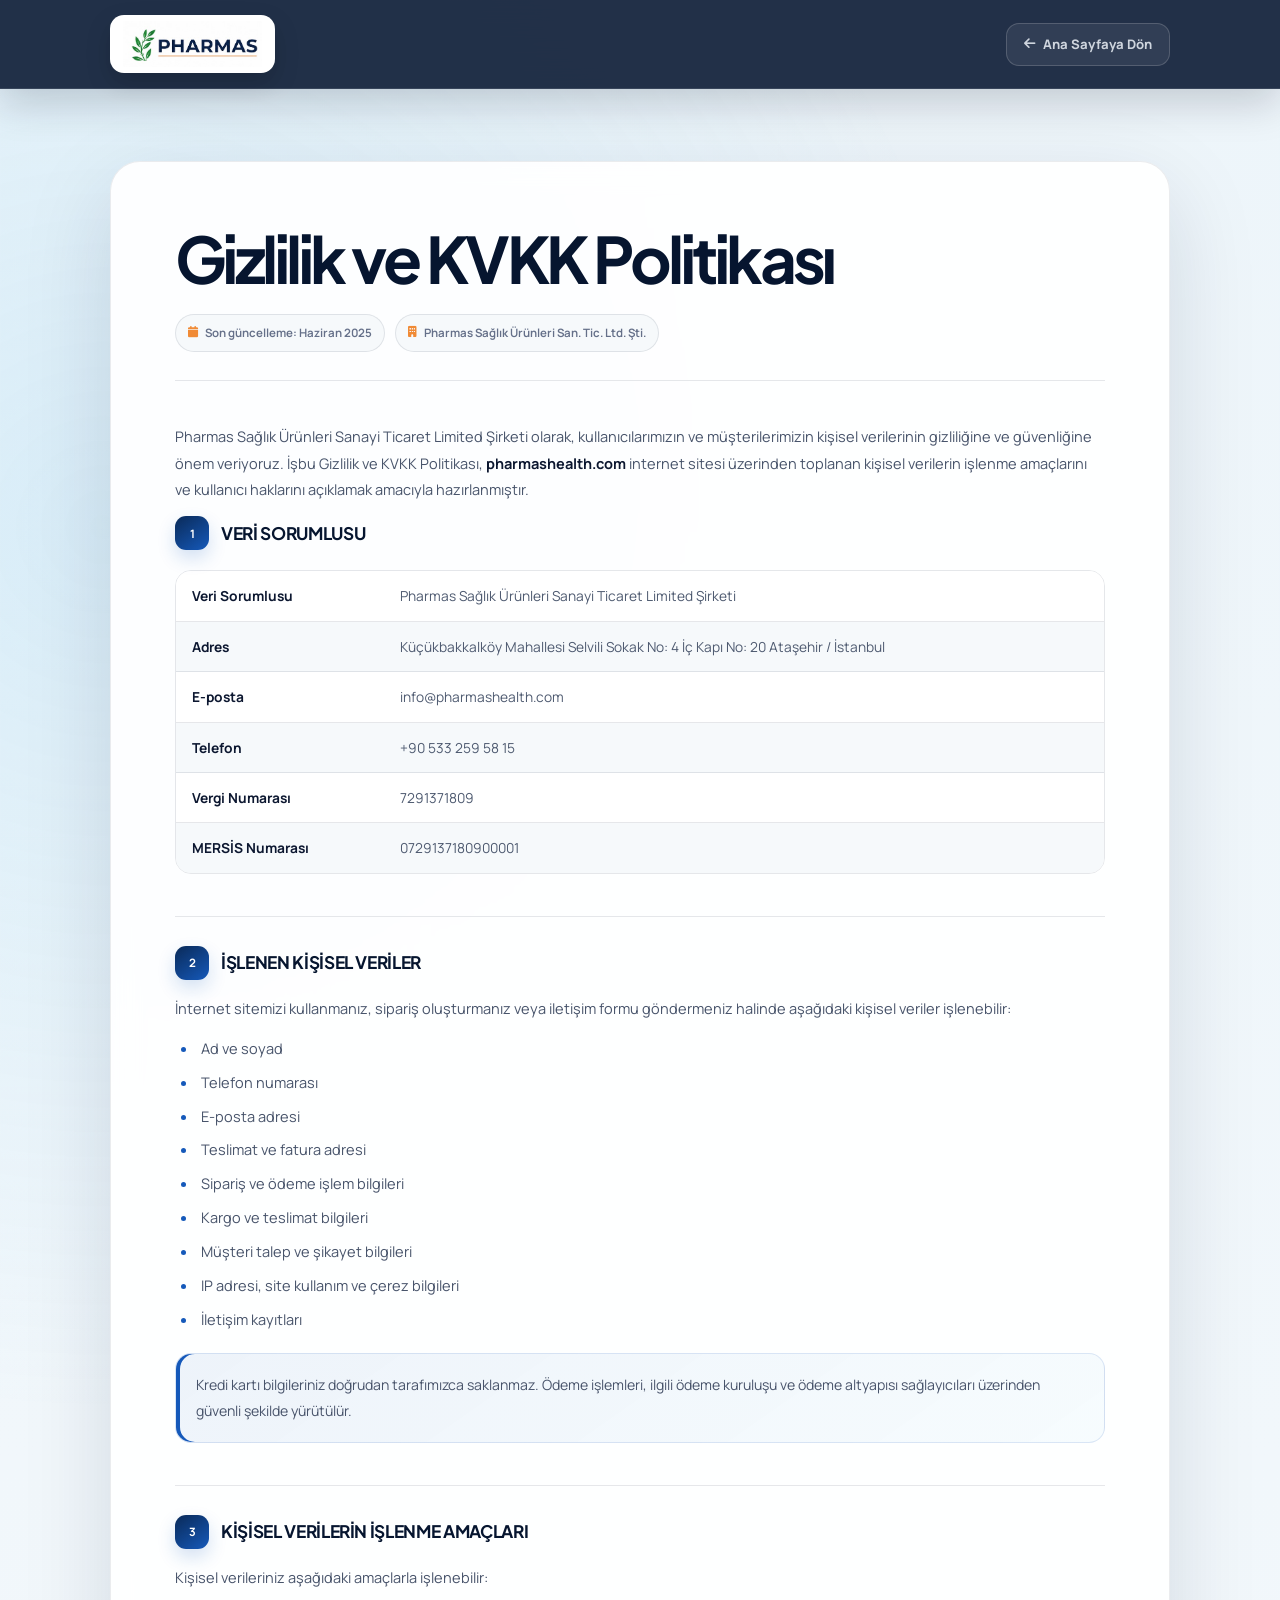
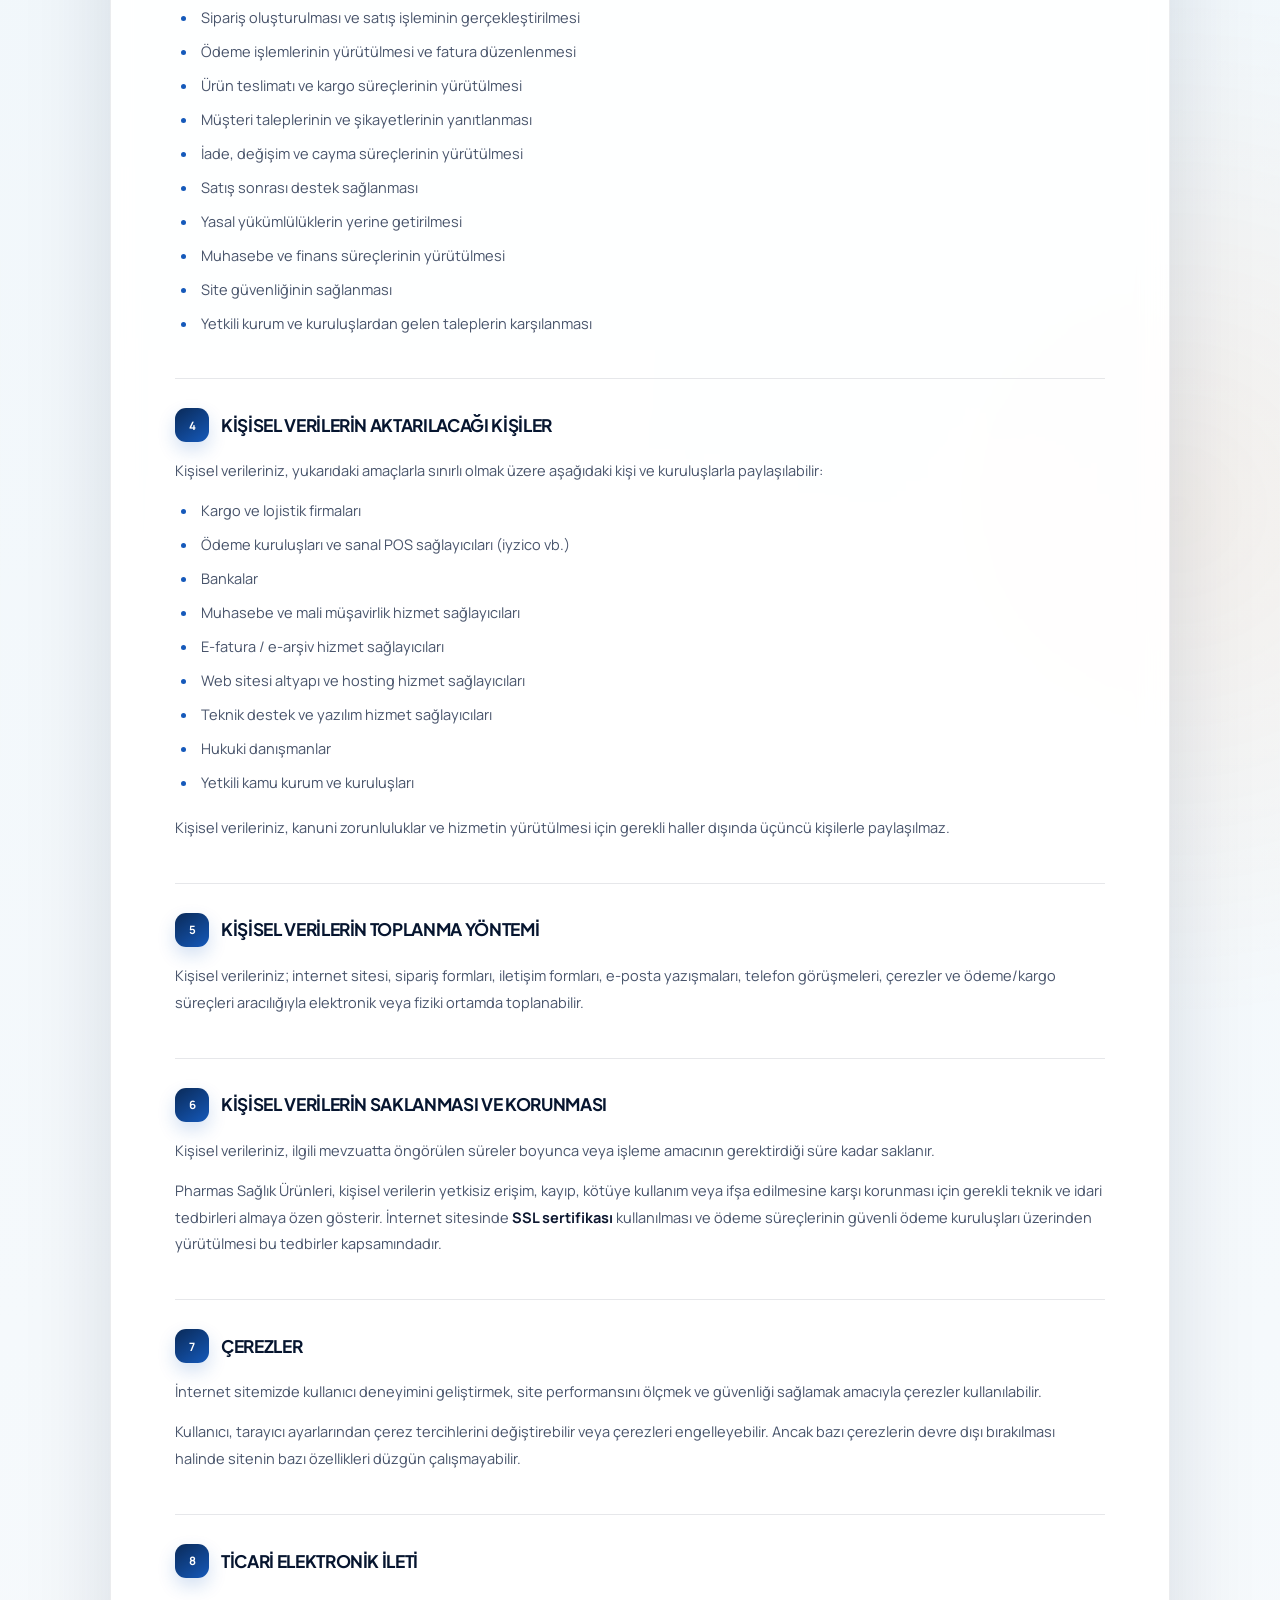
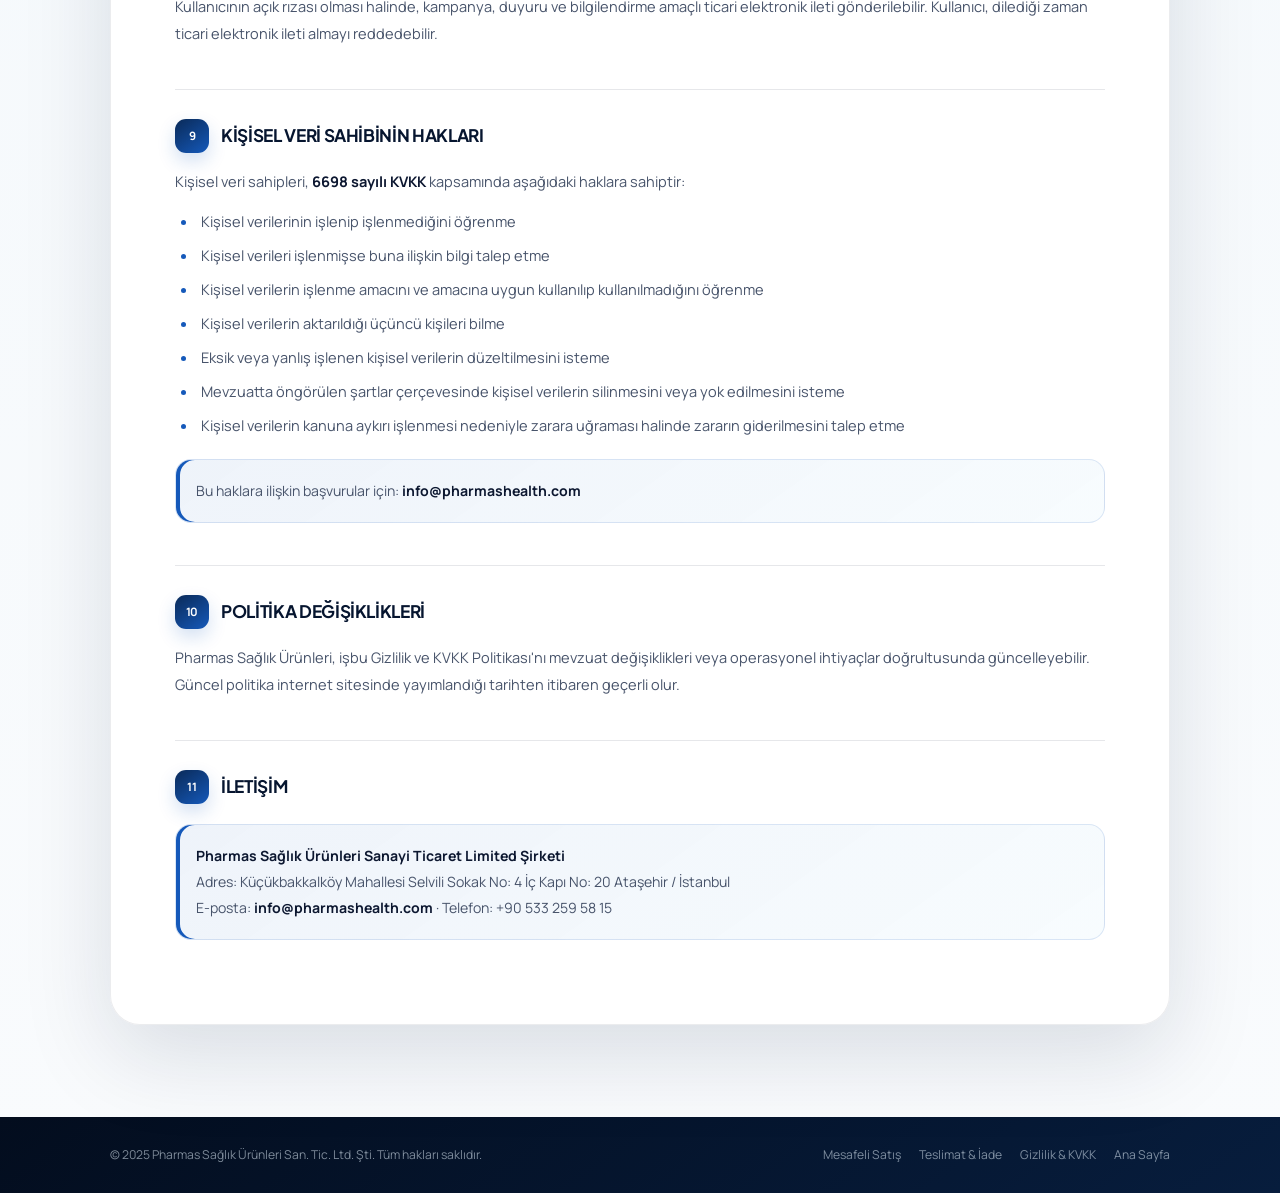
<file: gizlilik-kvkk.html>
<!DOCTYPE html>
<html lang="tr">
<head>
  <meta charset="UTF-8" />
  <meta name="viewport" content="width=device-width, initial-scale=1.0" />
  <title>Gizlilik ve KVKK Politikası | Pharmas Sağlık</title>
  <link rel="preconnect" href="https://fonts.googleapis.com" />
  <link rel="preconnect" href="https://fonts.gstatic.com" crossorigin />
  <link href="https://fonts.googleapis.com/css2?family=Manrope:wght@400;500;600;700;800&family=Plus+Jakarta+Sans:wght@600;700;800&display=swap" rel="stylesheet" />
  <link rel="stylesheet" href="https://cdnjs.cloudflare.com/ajax/libs/font-awesome/6.5.0/css/all.min.css" />
  <style>
:root {
  --navy: #06152f;
  --navy-2: #0a2a58;
  --blue: #1559ba;
  --orange: #f08a35;
  --green: #35a96f;
  --ink: #0c1730;
  --muted: #657089;
  --line: rgba(12, 23, 48, .10);
  --paper: #ffffff;
  --mist: #eef5fa;
  --font: 'Manrope', 'Inter', system-ui, sans-serif;
  --display: 'Plus Jakarta Sans', 'Inter', system-ui, sans-serif;
}

*, *::before, *::after { box-sizing: border-box; margin: 0; padding: 0; }
html { scroll-behavior: smooth; background: var(--navy); }
body {
  font-family: var(--font);
  color: var(--ink);
  background:
    radial-gradient(circle at 8% 12%, rgba(80,181,232,.14), transparent 22%),
    radial-gradient(circle at 92% 48%, rgba(240,138,53,.08), transparent 20%),
    linear-gradient(180deg, #edf5fa, #f9fbfd);
  line-height: 1.7;
}
img { max-width: 100%; display: block; }
a { text-decoration: none; color: inherit; }
.container { width: min(1060px, calc(100% - 38px)); margin: 0 auto; }

.legal-header {
  position: sticky;
  top: 0;
  z-index: 100;
  padding: 10px 0;
  background: rgba(6,21,47,.88);
  border-bottom: 1px solid rgba(255,255,255,.10);
  box-shadow: 0 14px 40px rgba(3,13,31,.18);
  backdrop-filter: blur(18px);
}
.legal-header .container {
  min-height: 68px;
  display: flex;
  align-items: center;
  justify-content: space-between;
  gap: 20px;
}
.legal-logo img {
  height: 58px;
  width: auto;
  padding: 6px 13px;
  border-radius: 14px;
  background: #fff;
  box-shadow: 0 10px 25px rgba(0,0,0,.18);
}
.legal-back {
  min-height: 43px;
  display: inline-flex;
  align-items: center;
  gap: 8px;
  padding: 0 17px;
  border: 1px solid rgba(255,255,255,.17);
  border-radius: 13px;
  background: rgba(255,255,255,.07);
  color: rgba(241,247,253,.82);
  font-size: .82rem;
  font-weight: 750;
  transition: transform .2s ease, background .2s ease;
}
.legal-back:hover { transform: translateY(-2px); background: rgba(255,255,255,.13); color: #fff; }

.legal-main { min-height: calc(100vh - 170px); padding: 72px 0 92px; }
.legal-card {
  padding: clamp(28px, 5vw, 66px);
  border: 1px solid rgba(12,23,48,.08);
  border-radius: 30px;
  background: rgba(255,255,255,.93);
  box-shadow: 0 30px 90px rgba(5,23,54,.13);
  backdrop-filter: blur(14px);
}
.legal-card h1,
.legal-card h2,
.legal-card h3 { font-family: var(--display); }
.legal-card h1 {
  max-width: 760px;
  color: var(--navy);
  font-size: clamp(2.1rem, 5vw, 4.25rem);
  line-height: 1;
  letter-spacing: -.055em;
}
.legal-meta {
  display: flex;
  flex-wrap: wrap;
  gap: 10px;
  margin: 24px 0 42px;
  padding-bottom: 28px;
  border-bottom: 1px solid var(--line);
}
.legal-meta span {
  display: inline-flex;
  align-items: center;
  gap: 7px;
  padding: 8px 12px;
  border: 1px solid var(--line);
  border-radius: 999px;
  background: #f6f9fb;
  color: var(--muted);
  font-size: .72rem;
  font-weight: 650;
}
.legal-meta i { color: var(--orange); }
.legal-card h2 {
  display: flex;
  align-items: center;
  gap: 12px;
  margin: 42px 0 15px;
  padding-top: 29px;
  border-top: 1px solid var(--line);
  color: var(--navy);
  font-size: 1.08rem;
  letter-spacing: -.02em;
}
.legal-card h2:first-of-type { margin-top: 0; padding-top: 0; border-top: 0; }
.h2-num {
  flex: 0 0 34px;
  width: 34px;
  height: 34px;
  display: grid;
  place-items: center;
  border-radius: 11px;
  background: linear-gradient(145deg, var(--navy-2), var(--blue));
  color: #fff;
  font-family: var(--font);
  font-size: .72rem;
  box-shadow: 0 8px 18px rgba(21,89,186,.19);
}
.legal-card h3 { margin: 22px 0 9px; color: var(--ink); font-size: .98rem; }
.legal-card p,
.legal-card li { color: #48546b; font-size: .91rem; line-height: 1.85; }
.legal-card p { margin-bottom: 13px; }
.legal-card ul,
.legal-card ol { margin: 10px 0 18px 23px; }
.legal-card li { margin-bottom: 7px; padding-left: 3px; }
.legal-card li::marker { color: var(--blue); }
.legal-card strong { color: var(--ink); }
.info-box,
.warn-box {
  margin: 20px 0;
  padding: 18px 20px;
  border-radius: 16px;
}
.info-box {
  border: 1px solid rgba(21,89,186,.13);
  background: linear-gradient(145deg, rgba(21,89,186,.07), rgba(79,183,232,.045));
  box-shadow: inset 4px 0 var(--blue);
}
.warn-box {
  border: 1px solid rgba(240,138,53,.18);
  background: rgba(240,138,53,.07);
  box-shadow: inset 4px 0 var(--orange);
}
.info-box p,
.warn-box p { margin: 0; font-size: .88rem; }
.legal-table {
  width: 100%;
  margin: 20px 0;
  border-collapse: separate;
  border-spacing: 0;
  border: 1px solid var(--line);
  border-radius: 16px;
  overflow: hidden;
  font-size: .86rem;
}
.legal-table th {
  padding: 13px 16px;
  background: var(--navy);
  color: #fff;
  text-align: left;
}
.legal-table td {
  padding: 13px 16px;
  border-bottom: 1px solid var(--line);
  color: #4e5a70;
  background: #fff;
}
.legal-table tr:nth-child(even) td { background: #f6f9fb; }
.legal-table tr:last-child td { border-bottom: 0; }

.legal-footer {
  padding: 28px 0;
  background: linear-gradient(145deg, #030d1e, #071d3d);
}
.legal-footer .container {
  display: flex;
  align-items: center;
  justify-content: space-between;
  flex-wrap: wrap;
  gap: 18px;
}
.legal-footer p,
.legal-footer-links a { color: rgba(226,238,249,.55); font-size: .76rem; }
.legal-footer-links { display: flex; flex-wrap: wrap; gap: 18px; }
.legal-footer-links a:hover { color: #fff; }

@media (max-width: 680px) {
  .container { width: min(100% - 24px, 1060px); }
  .legal-header .container { min-height: 60px; }
  .legal-logo img { height: 50px; }
  .legal-back { padding: 0 13px; font-size: .72rem; }
  .legal-main { padding: 34px 0 60px; }
  .legal-card { border-radius: 22px; }
  .legal-card h1 { font-size: 2.25rem; }
  .legal-meta { display: grid; }
  .legal-table { display: block; overflow-x: auto; }
  .legal-footer .container { flex-direction: column; text-align: center; }
  .legal-footer-links { justify-content: center; }
}

  </style>
</head>
<body>

  <header class="legal-header">
    <div class="container">
      <a href="index.html" class="legal-logo">
        <img src="[data-uri]" alt="Pharmas Sağlık" />
      </a>
      <a href="index.html" class="legal-back"><i class="fa-solid fa-arrow-left"></i> Ana Sayfaya Dön</a>
    </div>
  </header>

  <main class="legal-main">
    <div class="container">
      <div class="legal-card">

        <h1>Gizlilik ve KVKK Politikası</h1>
        <div class="legal-meta">
          <span><i class="fa-solid fa-calendar"></i> Son güncelleme: Haziran 2025</span>
          <span><i class="fa-solid fa-building"></i> Pharmas Sağlık Ürünleri San. Tic. Ltd. Şti.</span>
        </div>

        <p>Pharmas Sağlık Ürünleri Sanayi Ticaret Limited Şirketi olarak, kullanıcılarımızın ve müşterilerimizin kişisel verilerinin gizliliğine ve güvenliğine önem veriyoruz. İşbu Gizlilik ve KVKK Politikası, <strong>pharmashealth.com</strong> internet sitesi üzerinden toplanan kişisel verilerin işlenme amaçlarını ve kullanıcı haklarını açıklamak amacıyla hazırlanmıştır.</p>

        <h2><span class="h2-num">1</span> VERİ SORUMLUSU</h2>
        <table class="legal-table">
          <tr><td><strong>Veri Sorumlusu</strong></td><td>Pharmas Sağlık Ürünleri Sanayi Ticaret Limited Şirketi</td></tr>
          <tr><td><strong>Adres</strong></td><td>Küçükbakkalköy Mahallesi Selvili Sokak No: 4 İç Kapı No: 20 Ataşehir / İstanbul</td></tr>
          <tr><td><strong>E-posta</strong></td><td>info@pharmashealth.com</td></tr>
          <tr><td><strong>Telefon</strong></td><td>+90 533 259 58 15</td></tr>
          <tr><td><strong>Vergi Numarası</strong></td><td>7291371809</td></tr>
          <tr><td><strong>MERSİS Numarası</strong></td><td>0729137180900001</td></tr>
        </table>

        <h2><span class="h2-num">2</span> İŞLENEN KİŞİSEL VERİLER</h2>
        <p>İnternet sitemizi kullanmanız, sipariş oluşturmanız veya iletişim formu göndermeniz halinde aşağıdaki kişisel veriler işlenebilir:</p>
        <ul>
          <li>Ad ve soyad</li>
          <li>Telefon numarası</li>
          <li>E-posta adresi</li>
          <li>Teslimat ve fatura adresi</li>
          <li>Sipariş ve ödeme işlem bilgileri</li>
          <li>Kargo ve teslimat bilgileri</li>
          <li>Müşteri talep ve şikayet bilgileri</li>
          <li>IP adresi, site kullanım ve çerez bilgileri</li>
          <li>İletişim kayıtları</li>
        </ul>
        <div class="info-box">
          <p>Kredi kartı bilgileriniz doğrudan tarafımızca saklanmaz. Ödeme işlemleri, ilgili ödeme kuruluşu ve ödeme altyapısı sağlayıcıları üzerinden güvenli şekilde yürütülür.</p>
        </div>

        <h2><span class="h2-num">3</span> KİŞİSEL VERİLERİN İŞLENME AMAÇLARI</h2>
        <p>Kişisel verileriniz aşağıdaki amaçlarla işlenebilir:</p>
        <ul>
          <li>Sipariş oluşturulması ve satış işleminin gerçekleştirilmesi</li>
          <li>Ödeme işlemlerinin yürütülmesi ve fatura düzenlenmesi</li>
          <li>Ürün teslimatı ve kargo süreçlerinin yürütülmesi</li>
          <li>Müşteri taleplerinin ve şikayetlerinin yanıtlanması</li>
          <li>İade, değişim ve cayma süreçlerinin yürütülmesi</li>
          <li>Satış sonrası destek sağlanması</li>
          <li>Yasal yükümlülüklerin yerine getirilmesi</li>
          <li>Muhasebe ve finans süreçlerinin yürütülmesi</li>
          <li>Site güvenliğinin sağlanması</li>
          <li>Yetkili kurum ve kuruluşlardan gelen taleplerin karşılanması</li>
        </ul>

        <h2><span class="h2-num">4</span> KİŞİSEL VERİLERİN AKTARILACAĞI KİŞİLER</h2>
        <p>Kişisel verileriniz, yukarıdaki amaçlarla sınırlı olmak üzere aşağıdaki kişi ve kuruluşlarla paylaşılabilir:</p>
        <ul>
          <li>Kargo ve lojistik firmaları</li>
          <li>Ödeme kuruluşları ve sanal POS sağlayıcıları (iyzico vb.)</li>
          <li>Bankalar</li>
          <li>Muhasebe ve mali müşavirlik hizmet sağlayıcıları</li>
          <li>E-fatura / e-arşiv hizmet sağlayıcıları</li>
          <li>Web sitesi altyapı ve hosting hizmet sağlayıcıları</li>
          <li>Teknik destek ve yazılım hizmet sağlayıcıları</li>
          <li>Hukuki danışmanlar</li>
          <li>Yetkili kamu kurum ve kuruluşları</li>
        </ul>
        <p>Kişisel verileriniz, kanuni zorunluluklar ve hizmetin yürütülmesi için gerekli haller dışında üçüncü kişilerle paylaşılmaz.</p>

        <h2><span class="h2-num">5</span> KİŞİSEL VERİLERİN TOPLANMA YÖNTEMİ</h2>
        <p>Kişisel verileriniz; internet sitesi, sipariş formları, iletişim formları, e-posta yazışmaları, telefon görüşmeleri, çerezler ve ödeme/kargo süreçleri aracılığıyla elektronik veya fiziki ortamda toplanabilir.</p>

        <h2><span class="h2-num">6</span> KİŞİSEL VERİLERİN SAKLANMASI VE KORUNMASI</h2>
        <p>Kişisel verileriniz, ilgili mevzuatta öngörülen süreler boyunca veya işleme amacının gerektirdiği süre kadar saklanır.</p>
        <p>Pharmas Sağlık Ürünleri, kişisel verilerin yetkisiz erişim, kayıp, kötüye kullanım veya ifşa edilmesine karşı korunması için gerekli teknik ve idari tedbirleri almaya özen gösterir. İnternet sitesinde <strong>SSL sertifikası</strong> kullanılması ve ödeme süreçlerinin güvenli ödeme kuruluşları üzerinden yürütülmesi bu tedbirler kapsamındadır.</p>

        <h2><span class="h2-num">7</span> ÇEREZLER</h2>
        <p>İnternet sitemizde kullanıcı deneyimini geliştirmek, site performansını ölçmek ve güvenliği sağlamak amacıyla çerezler kullanılabilir.</p>
        <p>Kullanıcı, tarayıcı ayarlarından çerez tercihlerini değiştirebilir veya çerezleri engelleyebilir. Ancak bazı çerezlerin devre dışı bırakılması halinde sitenin bazı özellikleri düzgün çalışmayabilir.</p>

        <h2><span class="h2-num">8</span> TİCARİ ELEKTRONİK İLETİ</h2>
        <p>Kullanıcının açık rızası olması halinde, kampanya, duyuru ve bilgilendirme amaçlı ticari elektronik ileti gönderilebilir. Kullanıcı, dilediği zaman ticari elektronik ileti almayı reddedebilir.</p>

        <h2><span class="h2-num">9</span> KİŞİSEL VERİ SAHİBİNİN HAKLARI</h2>
        <p>Kişisel veri sahipleri, <strong>6698 sayılı KVKK</strong> kapsamında aşağıdaki haklara sahiptir:</p>
        <ul>
          <li>Kişisel verilerinin işlenip işlenmediğini öğrenme</li>
          <li>Kişisel verileri işlenmişse buna ilişkin bilgi talep etme</li>
          <li>Kişisel verilerin işlenme amacını ve amacına uygun kullanılıp kullanılmadığını öğrenme</li>
          <li>Kişisel verilerin aktarıldığı üçüncü kişileri bilme</li>
          <li>Eksik veya yanlış işlenen kişisel verilerin düzeltilmesini isteme</li>
          <li>Mevzuatta öngörülen şartlar çerçevesinde kişisel verilerin silinmesini veya yok edilmesini isteme</li>
          <li>Kişisel verilerin kanuna aykırı işlenmesi nedeniyle zarara uğraması halinde zararın giderilmesini talep etme</li>
        </ul>
        <div class="info-box">
          <p>Bu haklara ilişkin başvurular için: <strong>info@pharmashealth.com</strong></p>
        </div>

        <h2><span class="h2-num">10</span> POLİTİKA DEĞİŞİKLİKLERİ</h2>
        <p>Pharmas Sağlık Ürünleri, işbu Gizlilik ve KVKK Politikası'nı mevzuat değişiklikleri veya operasyonel ihtiyaçlar doğrultusunda güncelleyebilir. Güncel politika internet sitesinde yayımlandığı tarihten itibaren geçerli olur.</p>

        <h2><span class="h2-num">11</span> İLETİŞİM</h2>
        <div class="info-box">
          <p><strong>Pharmas Sağlık Ürünleri Sanayi Ticaret Limited Şirketi</strong><br />
          Adres: Küçükbakkalköy Mahallesi Selvili Sokak No: 4 İç Kapı No: 20 Ataşehir / İstanbul<br />
          E-posta: <strong>info@pharmashealth.com</strong> · Telefon: +90 533 259 58 15</p>
        </div>

      </div>
    </div>
  </main>

  <footer class="legal-footer">
    <div class="container">
      <p>&copy; 2025 Pharmas Sağlık Ürünleri San. Tic. Ltd. Şti. Tüm hakları saklıdır.</p>
      <div class="legal-footer-links">
        <a href="mesafeli-satis-sozlesmesi.html">Mesafeli Satış</a>
        <a href="teslimat-iade.html">Teslimat &amp; İade</a>
        <a href="gizlilik-kvkk.html">Gizlilik &amp; KVKK</a>
        <a href="index.html">Ana Sayfa</a>
      </div>
    </div>
  </footer>

</body>
</html>
</file>
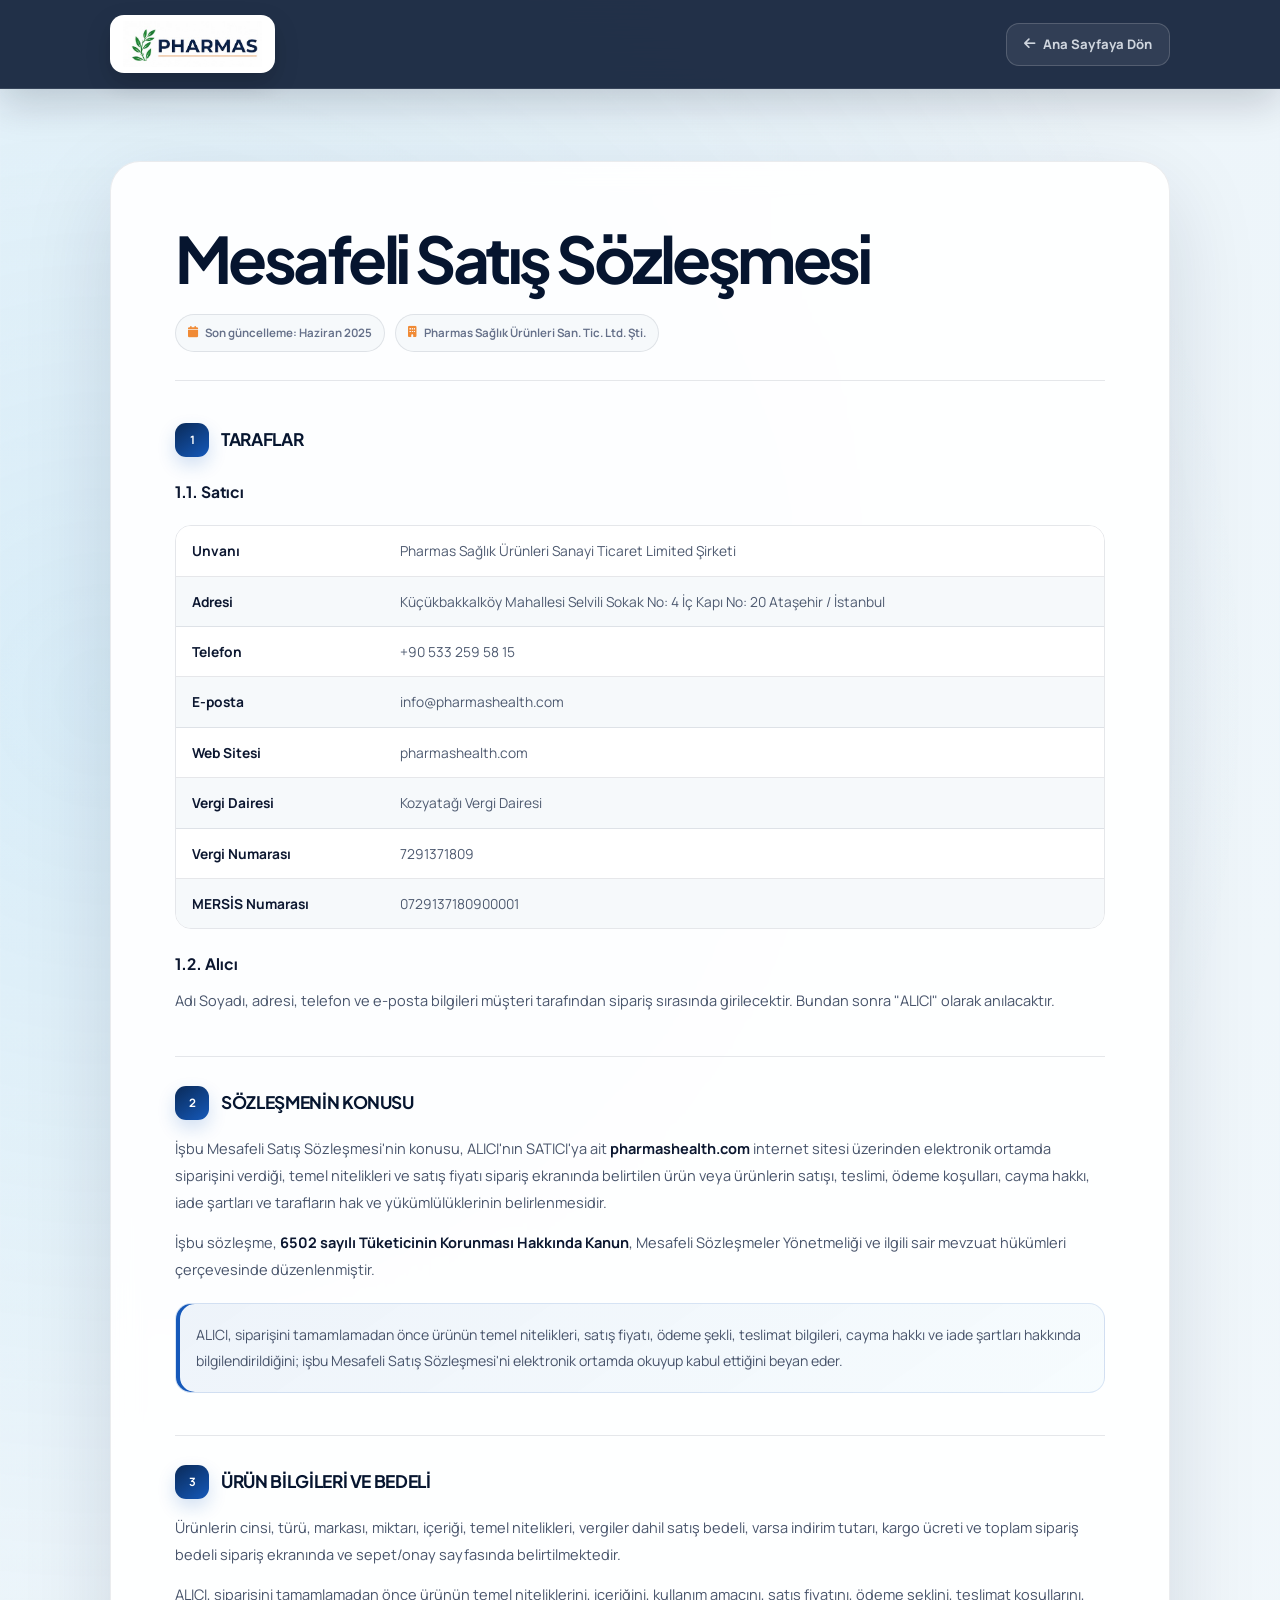
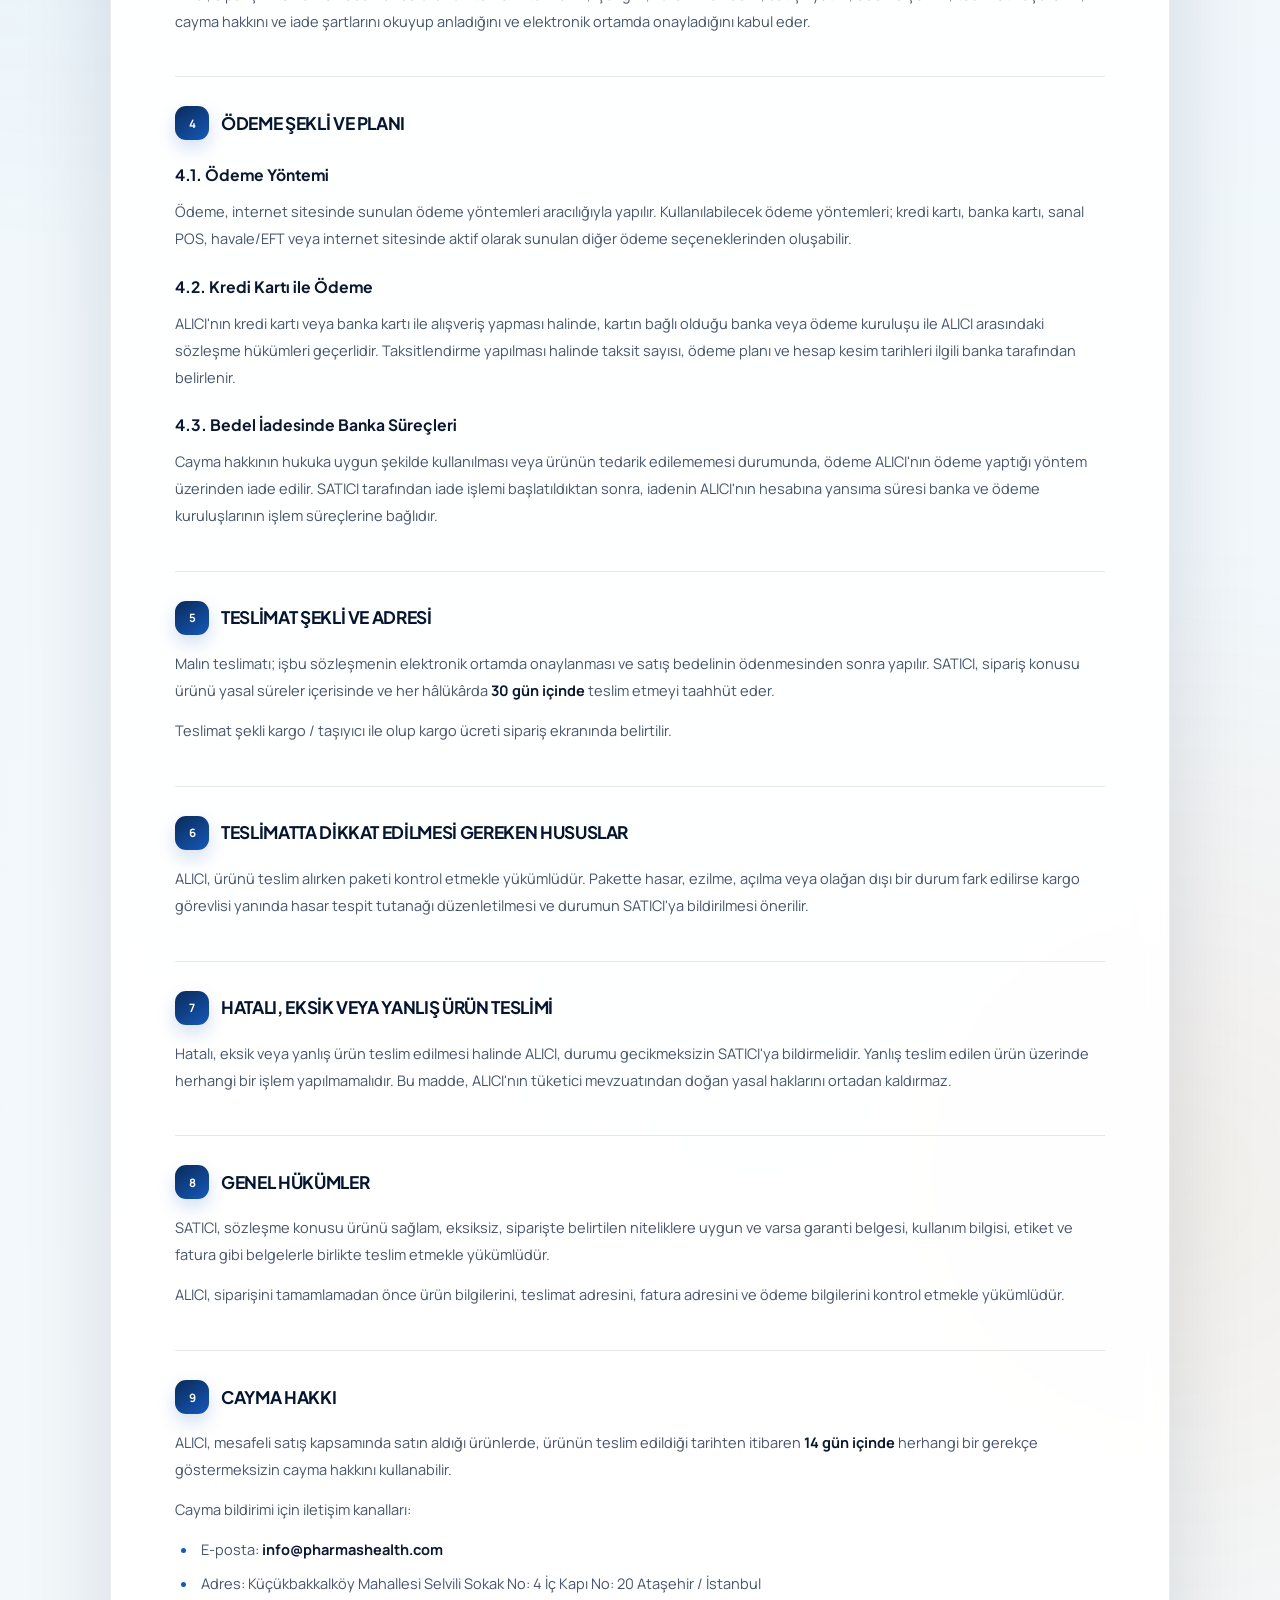
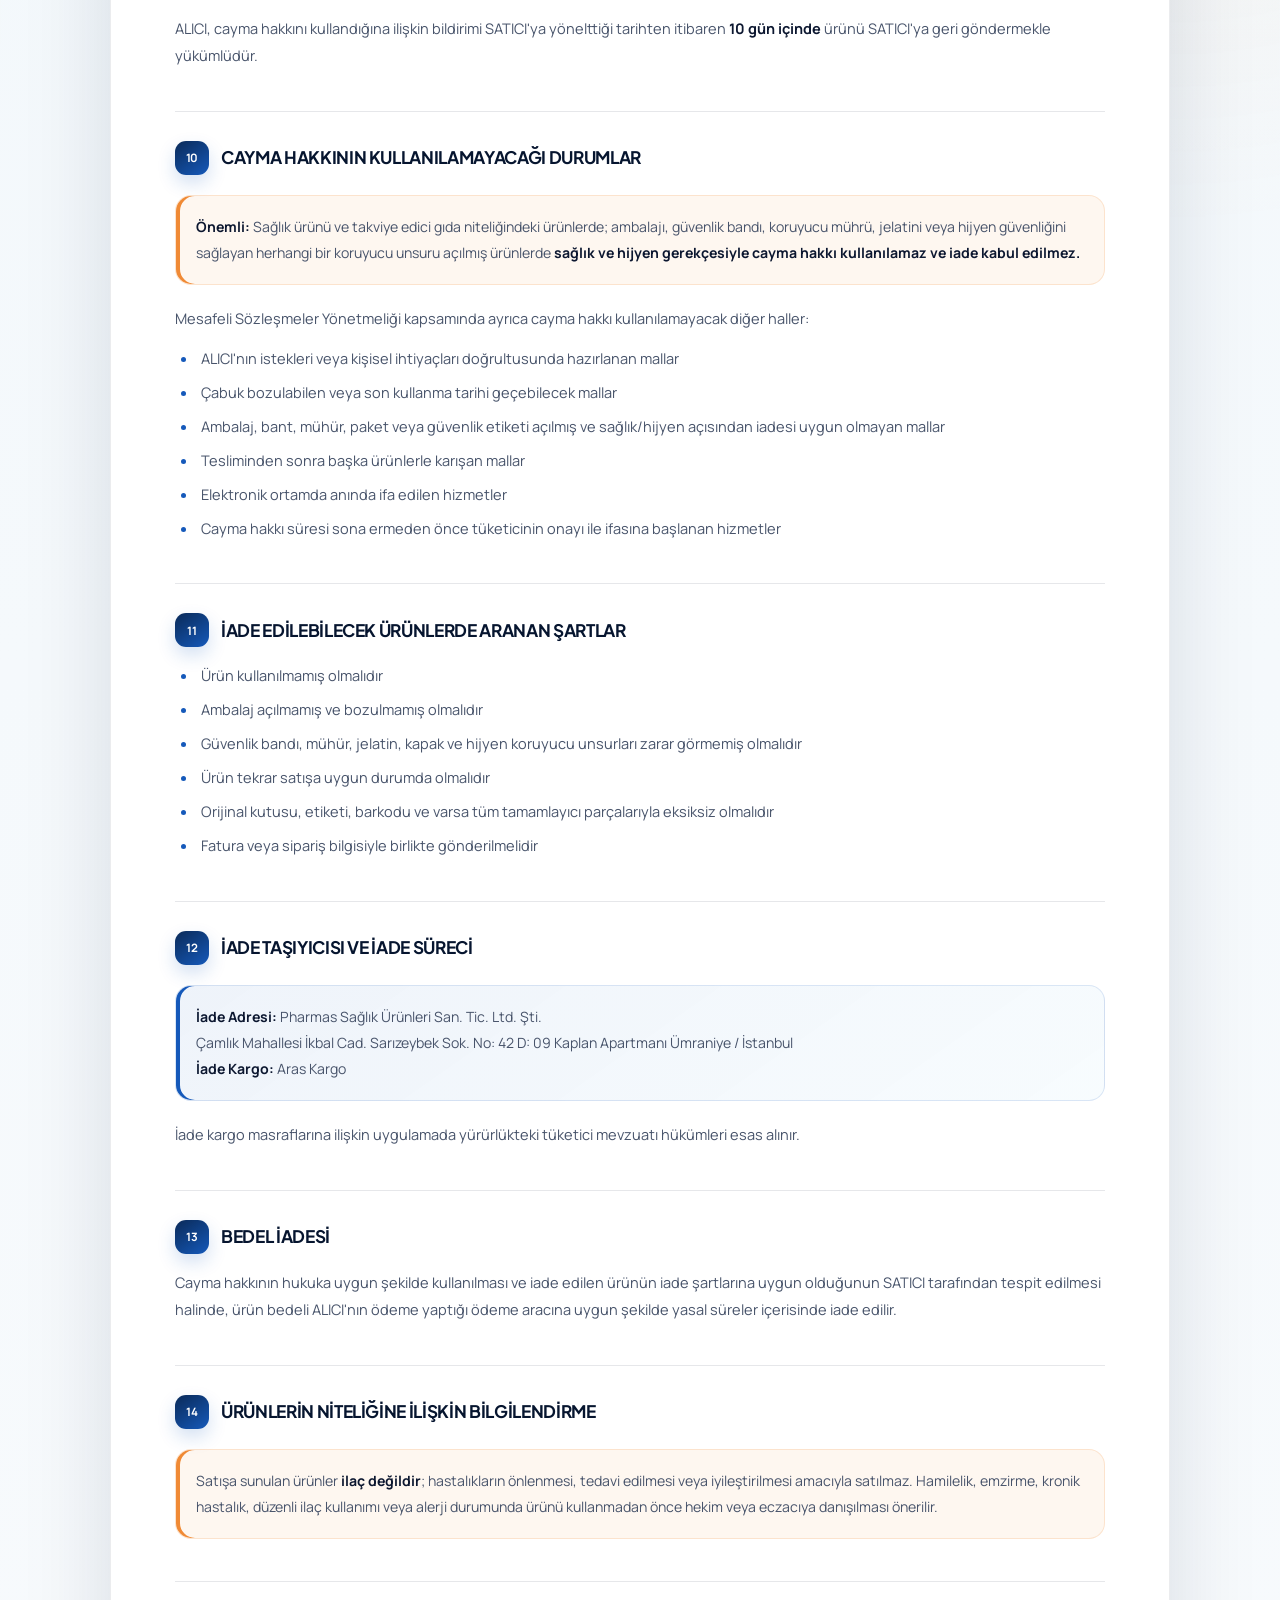
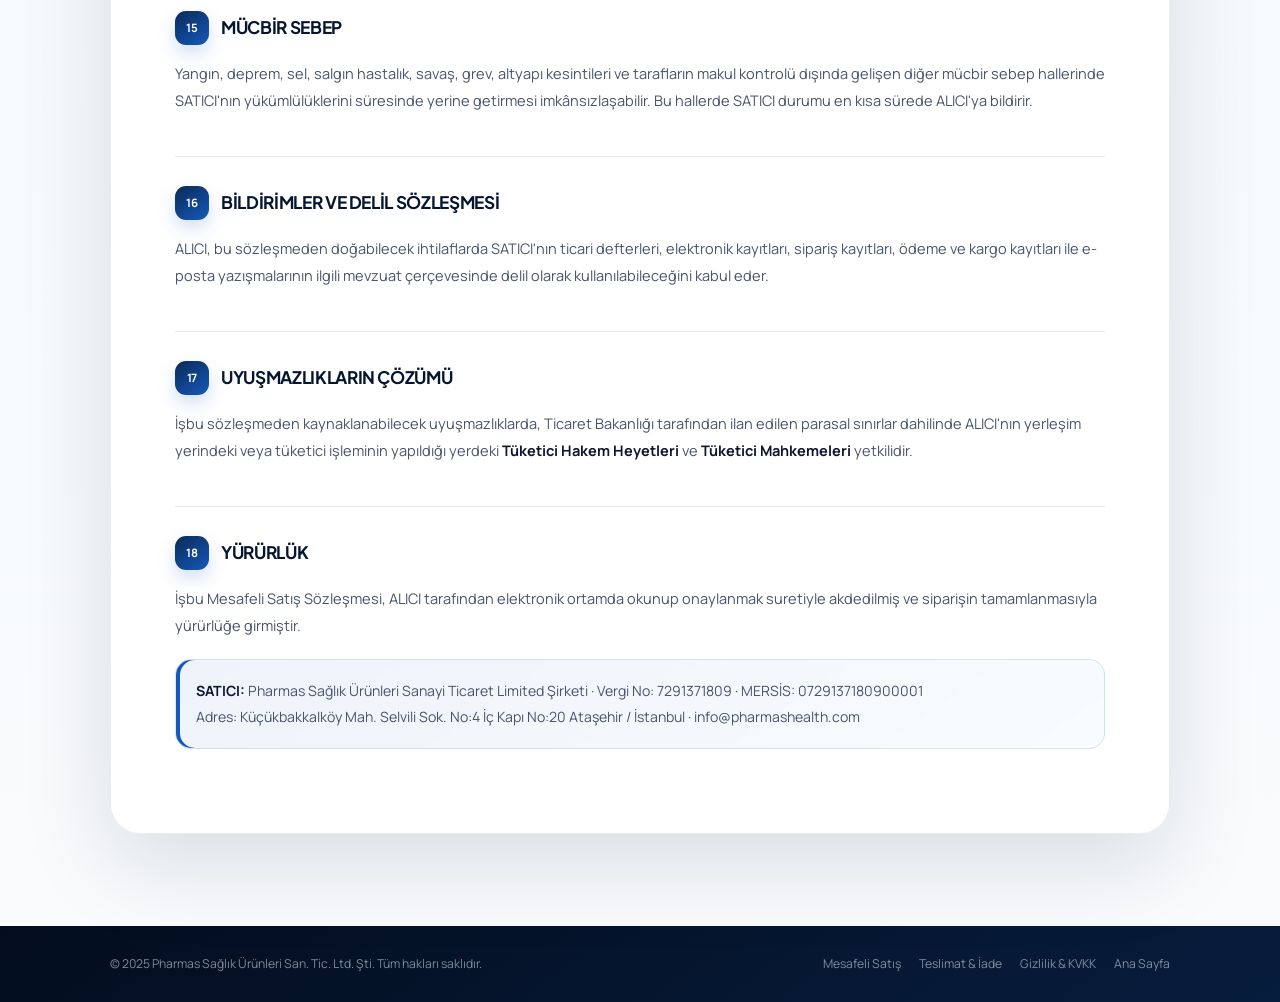
<file: mesafeli-satis-sozlesmesi.html>
<!DOCTYPE html>
<html lang="tr">
<head>
  <meta charset="UTF-8" />
  <meta name="viewport" content="width=device-width, initial-scale=1.0" />
  <title>Mesafeli Satış Sözleşmesi | Pharmas Sağlık</title>
  <link rel="preconnect" href="https://fonts.googleapis.com" />
  <link rel="preconnect" href="https://fonts.gstatic.com" crossorigin />
  <link href="https://fonts.googleapis.com/css2?family=Manrope:wght@400;500;600;700;800&family=Plus+Jakarta+Sans:wght@600;700;800&display=swap" rel="stylesheet" />
  <link rel="stylesheet" href="https://cdnjs.cloudflare.com/ajax/libs/font-awesome/6.5.0/css/all.min.css" />
  <style>
:root {
  --navy: #06152f;
  --navy-2: #0a2a58;
  --blue: #1559ba;
  --orange: #f08a35;
  --green: #35a96f;
  --ink: #0c1730;
  --muted: #657089;
  --line: rgba(12, 23, 48, .10);
  --paper: #ffffff;
  --mist: #eef5fa;
  --font: 'Manrope', 'Inter', system-ui, sans-serif;
  --display: 'Plus Jakarta Sans', 'Inter', system-ui, sans-serif;
}

*, *::before, *::after { box-sizing: border-box; margin: 0; padding: 0; }
html { scroll-behavior: smooth; background: var(--navy); }
body {
  font-family: var(--font);
  color: var(--ink);
  background:
    radial-gradient(circle at 8% 12%, rgba(80,181,232,.14), transparent 22%),
    radial-gradient(circle at 92% 48%, rgba(240,138,53,.08), transparent 20%),
    linear-gradient(180deg, #edf5fa, #f9fbfd);
  line-height: 1.7;
}
img { max-width: 100%; display: block; }
a { text-decoration: none; color: inherit; }
.container { width: min(1060px, calc(100% - 38px)); margin: 0 auto; }

.legal-header {
  position: sticky;
  top: 0;
  z-index: 100;
  padding: 10px 0;
  background: rgba(6,21,47,.88);
  border-bottom: 1px solid rgba(255,255,255,.10);
  box-shadow: 0 14px 40px rgba(3,13,31,.18);
  backdrop-filter: blur(18px);
}
.legal-header .container {
  min-height: 68px;
  display: flex;
  align-items: center;
  justify-content: space-between;
  gap: 20px;
}
.legal-logo img {
  height: 58px;
  width: auto;
  padding: 6px 13px;
  border-radius: 14px;
  background: #fff;
  box-shadow: 0 10px 25px rgba(0,0,0,.18);
}
.legal-back {
  min-height: 43px;
  display: inline-flex;
  align-items: center;
  gap: 8px;
  padding: 0 17px;
  border: 1px solid rgba(255,255,255,.17);
  border-radius: 13px;
  background: rgba(255,255,255,.07);
  color: rgba(241,247,253,.82);
  font-size: .82rem;
  font-weight: 750;
  transition: transform .2s ease, background .2s ease;
}
.legal-back:hover { transform: translateY(-2px); background: rgba(255,255,255,.13); color: #fff; }

.legal-main { min-height: calc(100vh - 170px); padding: 72px 0 92px; }
.legal-card {
  padding: clamp(28px, 5vw, 66px);
  border: 1px solid rgba(12,23,48,.08);
  border-radius: 30px;
  background: rgba(255,255,255,.93);
  box-shadow: 0 30px 90px rgba(5,23,54,.13);
  backdrop-filter: blur(14px);
}
.legal-card h1,
.legal-card h2,
.legal-card h3 { font-family: var(--display); }
.legal-card h1 {
  max-width: 760px;
  color: var(--navy);
  font-size: clamp(2.1rem, 5vw, 4.25rem);
  line-height: 1;
  letter-spacing: -.055em;
}
.legal-meta {
  display: flex;
  flex-wrap: wrap;
  gap: 10px;
  margin: 24px 0 42px;
  padding-bottom: 28px;
  border-bottom: 1px solid var(--line);
}
.legal-meta span {
  display: inline-flex;
  align-items: center;
  gap: 7px;
  padding: 8px 12px;
  border: 1px solid var(--line);
  border-radius: 999px;
  background: #f6f9fb;
  color: var(--muted);
  font-size: .72rem;
  font-weight: 650;
}
.legal-meta i { color: var(--orange); }
.legal-card h2 {
  display: flex;
  align-items: center;
  gap: 12px;
  margin: 42px 0 15px;
  padding-top: 29px;
  border-top: 1px solid var(--line);
  color: var(--navy);
  font-size: 1.08rem;
  letter-spacing: -.02em;
}
.legal-card h2:first-of-type { margin-top: 0; padding-top: 0; border-top: 0; }
.h2-num {
  flex: 0 0 34px;
  width: 34px;
  height: 34px;
  display: grid;
  place-items: center;
  border-radius: 11px;
  background: linear-gradient(145deg, var(--navy-2), var(--blue));
  color: #fff;
  font-family: var(--font);
  font-size: .72rem;
  box-shadow: 0 8px 18px rgba(21,89,186,.19);
}
.legal-card h3 { margin: 22px 0 9px; color: var(--ink); font-size: .98rem; }
.legal-card p,
.legal-card li { color: #48546b; font-size: .91rem; line-height: 1.85; }
.legal-card p { margin-bottom: 13px; }
.legal-card ul,
.legal-card ol { margin: 10px 0 18px 23px; }
.legal-card li { margin-bottom: 7px; padding-left: 3px; }
.legal-card li::marker { color: var(--blue); }
.legal-card strong { color: var(--ink); }
.info-box,
.warn-box {
  margin: 20px 0;
  padding: 18px 20px;
  border-radius: 16px;
}
.info-box {
  border: 1px solid rgba(21,89,186,.13);
  background: linear-gradient(145deg, rgba(21,89,186,.07), rgba(79,183,232,.045));
  box-shadow: inset 4px 0 var(--blue);
}
.warn-box {
  border: 1px solid rgba(240,138,53,.18);
  background: rgba(240,138,53,.07);
  box-shadow: inset 4px 0 var(--orange);
}
.info-box p,
.warn-box p { margin: 0; font-size: .88rem; }
.legal-table {
  width: 100%;
  margin: 20px 0;
  border-collapse: separate;
  border-spacing: 0;
  border: 1px solid var(--line);
  border-radius: 16px;
  overflow: hidden;
  font-size: .86rem;
}
.legal-table th {
  padding: 13px 16px;
  background: var(--navy);
  color: #fff;
  text-align: left;
}
.legal-table td {
  padding: 13px 16px;
  border-bottom: 1px solid var(--line);
  color: #4e5a70;
  background: #fff;
}
.legal-table tr:nth-child(even) td { background: #f6f9fb; }
.legal-table tr:last-child td { border-bottom: 0; }

.legal-footer {
  padding: 28px 0;
  background: linear-gradient(145deg, #030d1e, #071d3d);
}
.legal-footer .container {
  display: flex;
  align-items: center;
  justify-content: space-between;
  flex-wrap: wrap;
  gap: 18px;
}
.legal-footer p,
.legal-footer-links a { color: rgba(226,238,249,.55); font-size: .76rem; }
.legal-footer-links { display: flex; flex-wrap: wrap; gap: 18px; }
.legal-footer-links a:hover { color: #fff; }

@media (max-width: 680px) {
  .container { width: min(100% - 24px, 1060px); }
  .legal-header .container { min-height: 60px; }
  .legal-logo img { height: 50px; }
  .legal-back { padding: 0 13px; font-size: .72rem; }
  .legal-main { padding: 34px 0 60px; }
  .legal-card { border-radius: 22px; }
  .legal-card h1 { font-size: 2.25rem; }
  .legal-meta { display: grid; }
  .legal-table { display: block; overflow-x: auto; }
  .legal-footer .container { flex-direction: column; text-align: center; }
  .legal-footer-links { justify-content: center; }
}

  </style>
</head>
<body>

  <header class="legal-header">
    <div class="container">
      <a href="index.html" class="legal-logo">
        <img src="[data-uri]" alt="Pharmas Sağlık" />
      </a>
      <a href="index.html" class="legal-back"><i class="fa-solid fa-arrow-left"></i> Ana Sayfaya Dön</a>
    </div>
  </header>

  <main class="legal-main">
    <div class="container">
      <div class="legal-card">

        <h1>Mesafeli Satış Sözleşmesi</h1>
        <div class="legal-meta">
          <span><i class="fa-solid fa-calendar"></i> Son güncelleme: Haziran 2025</span>
          <span><i class="fa-solid fa-building"></i> Pharmas Sağlık Ürünleri San. Tic. Ltd. Şti.</span>
        </div>

        <h2><span class="h2-num">1</span> TARAFLAR</h2>
        <h3>1.1. Satıcı</h3>
        <table class="legal-table">
          <tr><td><strong>Unvanı</strong></td><td>Pharmas Sağlık Ürünleri Sanayi Ticaret Limited Şirketi</td></tr>
          <tr><td><strong>Adresi</strong></td><td>Küçükbakkalköy Mahallesi Selvili Sokak No: 4 İç Kapı No: 20 Ataşehir / İstanbul</td></tr>
          <tr><td><strong>Telefon</strong></td><td>+90 533 259 58 15</td></tr>
          <tr><td><strong>E-posta</strong></td><td>info@pharmashealth.com</td></tr>
          <tr><td><strong>Web Sitesi</strong></td><td>pharmashealth.com</td></tr>
          <tr><td><strong>Vergi Dairesi</strong></td><td>Kozyatağı Vergi Dairesi</td></tr>
          <tr><td><strong>Vergi Numarası</strong></td><td>7291371809</td></tr>
          <tr><td><strong>MERSİS Numarası</strong></td><td>0729137180900001</td></tr>
        </table>
        <h3>1.2. Alıcı</h3>
        <p>Adı Soyadı, adresi, telefon ve e-posta bilgileri müşteri tarafından sipariş sırasında girilecektir. Bundan sonra "ALICI" olarak anılacaktır.</p>

        <h2><span class="h2-num">2</span> SÖZLEŞMENİN KONUSU</h2>
        <p>İşbu Mesafeli Satış Sözleşmesi'nin konusu, ALICI'nın SATICI'ya ait <strong>pharmashealth.com</strong> internet sitesi üzerinden elektronik ortamda siparişini verdiği, temel nitelikleri ve satış fiyatı sipariş ekranında belirtilen ürün veya ürünlerin satışı, teslimi, ödeme koşulları, cayma hakkı, iade şartları ve tarafların hak ve yükümlülüklerinin belirlenmesidir.</p>
        <p>İşbu sözleşme, <strong>6502 sayılı Tüketicinin Korunması Hakkında Kanun</strong>, Mesafeli Sözleşmeler Yönetmeliği ve ilgili sair mevzuat hükümleri çerçevesinde düzenlenmiştir.</p>
        <div class="info-box">
          <p>ALICI, siparişini tamamlamadan önce ürünün temel nitelikleri, satış fiyatı, ödeme şekli, teslimat bilgileri, cayma hakkı ve iade şartları hakkında bilgilendirildiğini; işbu Mesafeli Satış Sözleşmesi'ni elektronik ortamda okuyup kabul ettiğini beyan eder.</p>
        </div>

        <h2><span class="h2-num">3</span> ÜRÜN BİLGİLERİ VE BEDELİ</h2>
        <p>Ürünlerin cinsi, türü, markası, miktarı, içeriği, temel nitelikleri, vergiler dahil satış bedeli, varsa indirim tutarı, kargo ücreti ve toplam sipariş bedeli sipariş ekranında ve sepet/onay sayfasında belirtilmektedir.</p>
        <p>ALICI, siparişini tamamlamadan önce ürünün temel niteliklerini, içeriğini, kullanım amacını, satış fiyatını, ödeme şeklini, teslimat koşullarını, cayma hakkını ve iade şartlarını okuyup anladığını ve elektronik ortamda onayladığını kabul eder.</p>

        <h2><span class="h2-num">4</span> ÖDEME ŞEKLİ VE PLANI</h2>
        <h3>4.1. Ödeme Yöntemi</h3>
        <p>Ödeme, internet sitesinde sunulan ödeme yöntemleri aracılığıyla yapılır. Kullanılabilecek ödeme yöntemleri; kredi kartı, banka kartı, sanal POS, havale/EFT veya internet sitesinde aktif olarak sunulan diğer ödeme seçeneklerinden oluşabilir.</p>
        <h3>4.2. Kredi Kartı ile Ödeme</h3>
        <p>ALICI'nın kredi kartı veya banka kartı ile alışveriş yapması halinde, kartın bağlı olduğu banka veya ödeme kuruluşu ile ALICI arasındaki sözleşme hükümleri geçerlidir. Taksitlendirme yapılması halinde taksit sayısı, ödeme planı ve hesap kesim tarihleri ilgili banka tarafından belirlenir.</p>
        <h3>4.3. Bedel İadesinde Banka Süreçleri</h3>
        <p>Cayma hakkının hukuka uygun şekilde kullanılması veya ürünün tedarik edilememesi durumunda, ödeme ALICI'nın ödeme yaptığı yöntem üzerinden iade edilir. SATICI tarafından iade işlemi başlatıldıktan sonra, iadenin ALICI'nın hesabına yansıma süresi banka ve ödeme kuruluşlarının işlem süreçlerine bağlıdır.</p>

        <h2><span class="h2-num">5</span> TESLİMAT ŞEKLİ VE ADRESİ</h2>
        <p>Malın teslimatı; işbu sözleşmenin elektronik ortamda onaylanması ve satış bedelinin ödenmesinden sonra yapılır. SATICI, sipariş konusu ürünü yasal süreler içerisinde ve her hâlükârda <strong>30 gün içinde</strong> teslim etmeyi taahhüt eder.</p>
        <p>Teslimat şekli kargo / taşıyıcı ile olup kargo ücreti sipariş ekranında belirtilir.</p>

        <h2><span class="h2-num">6</span> TESLİMATTA DİKKAT EDİLMESİ GEREKEN HUSUSLAR</h2>
        <p>ALICI, ürünü teslim alırken paketi kontrol etmekle yükümlüdür. Pakette hasar, ezilme, açılma veya olağan dışı bir durum fark edilirse kargo görevlisi yanında hasar tespit tutanağı düzenletilmesi ve durumun SATICI'ya bildirilmesi önerilir.</p>

        <h2><span class="h2-num">7</span> HATALI, EKSİK VEYA YANLIŞ ÜRÜN TESLİMİ</h2>
        <p>Hatalı, eksik veya yanlış ürün teslim edilmesi halinde ALICI, durumu gecikmeksizin SATICI'ya bildirmelidir. Yanlış teslim edilen ürün üzerinde herhangi bir işlem yapılmamalıdır. Bu madde, ALICI'nın tüketici mevzuatından doğan yasal haklarını ortadan kaldırmaz.</p>

        <h2><span class="h2-num">8</span> GENEL HÜKÜMLER</h2>
        <p>SATICI, sözleşme konusu ürünü sağlam, eksiksiz, siparişte belirtilen niteliklere uygun ve varsa garanti belgesi, kullanım bilgisi, etiket ve fatura gibi belgelerle birlikte teslim etmekle yükümlüdür.</p>
        <p>ALICI, siparişini tamamlamadan önce ürün bilgilerini, teslimat adresini, fatura adresini ve ödeme bilgilerini kontrol etmekle yükümlüdür.</p>

        <h2><span class="h2-num">9</span> CAYMA HAKKI</h2>
        <p>ALICI, mesafeli satış kapsamında satın aldığı ürünlerde, ürünün teslim edildiği tarihten itibaren <strong>14 gün içinde</strong> herhangi bir gerekçe göstermeksizin cayma hakkını kullanabilir.</p>
        <p>Cayma bildirimi için iletişim kanalları:</p>
        <ul>
          <li>E-posta: <strong>info@pharmashealth.com</strong></li>
          <li>Adres: Küçükbakkalköy Mahallesi Selvili Sokak No: 4 İç Kapı No: 20 Ataşehir / İstanbul</li>
        </ul>
        <p>ALICI, cayma hakkını kullandığına ilişkin bildirimi SATICI'ya yönelttiği tarihten itibaren <strong>10 gün içinde</strong> ürünü SATICI'ya geri göndermekle yükümlüdür.</p>

        <h2><span class="h2-num">10</span> CAYMA HAKKININ KULLANILAMAYACAĞI DURUMLAR</h2>
        <div class="warn-box">
          <p><strong>Önemli:</strong> Sağlık ürünü ve takviye edici gıda niteliğindeki ürünlerde; ambalajı, güvenlik bandı, koruyucu mührü, jelatini veya hijyen güvenliğini sağlayan herhangi bir koruyucu unsuru açılmış ürünlerde <strong>sağlık ve hijyen gerekçesiyle cayma hakkı kullanılamaz ve iade kabul edilmez.</strong></p>
        </div>
        <p>Mesafeli Sözleşmeler Yönetmeliği kapsamında ayrıca cayma hakkı kullanılamayacak diğer haller:</p>
        <ul>
          <li>ALICI'nın istekleri veya kişisel ihtiyaçları doğrultusunda hazırlanan mallar</li>
          <li>Çabuk bozulabilen veya son kullanma tarihi geçebilecek mallar</li>
          <li>Ambalaj, bant, mühür, paket veya güvenlik etiketi açılmış ve sağlık/hijyen açısından iadesi uygun olmayan mallar</li>
          <li>Tesliminden sonra başka ürünlerle karışan mallar</li>
          <li>Elektronik ortamda anında ifa edilen hizmetler</li>
          <li>Cayma hakkı süresi sona ermeden önce tüketicinin onayı ile ifasına başlanan hizmetler</li>
        </ul>

        <h2><span class="h2-num">11</span> İADE EDİLEBİLECEK ÜRÜNLERDE ARANAN ŞARTLAR</h2>
        <ul>
          <li>Ürün kullanılmamış olmalıdır</li>
          <li>Ambalaj açılmamış ve bozulmamış olmalıdır</li>
          <li>Güvenlik bandı, mühür, jelatin, kapak ve hijyen koruyucu unsurları zarar görmemiş olmalıdır</li>
          <li>Ürün tekrar satışa uygun durumda olmalıdır</li>
          <li>Orijinal kutusu, etiketi, barkodu ve varsa tüm tamamlayıcı parçalarıyla eksiksiz olmalıdır</li>
          <li>Fatura veya sipariş bilgisiyle birlikte gönderilmelidir</li>
        </ul>

        <h2><span class="h2-num">12</span> İADE TAŞIYICISI VE İADE SÜRECİ</h2>
        <div class="info-box">
          <p><strong>İade Adresi:</strong> Pharmas Sağlık Ürünleri San. Tic. Ltd. Şti.<br />
          Çamlık Mahallesi İkbal Cad. Sarızeybek Sok. No: 42 D: 09 Kaplan Apartmanı Ümraniye / İstanbul<br />
          <strong>İade Kargo:</strong> Aras Kargo</p>
        </div>
        <p>İade kargo masraflarına ilişkin uygulamada yürürlükteki tüketici mevzuatı hükümleri esas alınır.</p>

        <h2><span class="h2-num">13</span> BEDEL İADESİ</h2>
        <p>Cayma hakkının hukuka uygun şekilde kullanılması ve iade edilen ürünün iade şartlarına uygun olduğunun SATICI tarafından tespit edilmesi halinde, ürün bedeli ALICI'nın ödeme yaptığı ödeme aracına uygun şekilde yasal süreler içerisinde iade edilir.</p>

        <h2><span class="h2-num">14</span> ÜRÜNLERİN NİTELİĞİNE İLİŞKİN BİLGİLENDİRME</h2>
        <div class="warn-box">
          <p>Satışa sunulan ürünler <strong>ilaç değildir</strong>; hastalıkların önlenmesi, tedavi edilmesi veya iyileştirilmesi amacıyla satılmaz. Hamilelik, emzirme, kronik hastalık, düzenli ilaç kullanımı veya alerji durumunda ürünü kullanmadan önce hekim veya eczacıya danışılması önerilir.</p>
        </div>

        <h2><span class="h2-num">15</span> MÜCBİR SEBEP</h2>
        <p>Yangın, deprem, sel, salgın hastalık, savaş, grev, altyapı kesintileri ve tarafların makul kontrolü dışında gelişen diğer mücbir sebep hallerinde SATICI'nın yükümlülüklerini süresinde yerine getirmesi imkânsızlaşabilir. Bu hallerde SATICI durumu en kısa sürede ALICI'ya bildirir.</p>

        <h2><span class="h2-num">16</span> BİLDİRİMLER VE DELİL SÖZLEŞMESİ</h2>
        <p>ALICI, bu sözleşmeden doğabilecek ihtilaflarda SATICI'nın ticari defterleri, elektronik kayıtları, sipariş kayıtları, ödeme ve kargo kayıtları ile e-posta yazışmalarının ilgili mevzuat çerçevesinde delil olarak kullanılabileceğini kabul eder.</p>

        <h2><span class="h2-num">17</span> UYUŞMAZLIKLARIN ÇÖZÜMÜ</h2>
        <p>İşbu sözleşmeden kaynaklanabilecek uyuşmazlıklarda, Ticaret Bakanlığı tarafından ilan edilen parasal sınırlar dahilinde ALICI'nın yerleşim yerindeki veya tüketici işleminin yapıldığı yerdeki <strong>Tüketici Hakem Heyetleri</strong> ve <strong>Tüketici Mahkemeleri</strong> yetkilidir.</p>

        <h2><span class="h2-num">18</span> YÜRÜRLÜK</h2>
        <p>İşbu Mesafeli Satış Sözleşmesi, ALICI tarafından elektronik ortamda okunup onaylanmak suretiyle akdedilmiş ve siparişin tamamlanmasıyla yürürlüğe girmiştir.</p>
        <div class="info-box">
          <p><strong>SATICI:</strong> Pharmas Sağlık Ürünleri Sanayi Ticaret Limited Şirketi · Vergi No: 7291371809 · MERSİS: 0729137180900001<br />
          Adres: Küçükbakkalköy Mah. Selvili Sok. No:4 İç Kapı No:20 Ataşehir / İstanbul · info@pharmashealth.com</p>
        </div>

      </div>
    </div>
  </main>

  <footer class="legal-footer">
    <div class="container">
      <p>&copy; 2025 Pharmas Sağlık Ürünleri San. Tic. Ltd. Şti. Tüm hakları saklıdır.</p>
      <div class="legal-footer-links">
        <a href="mesafeli-satis-sozlesmesi.html">Mesafeli Satış</a>
        <a href="teslimat-iade.html">Teslimat &amp; İade</a>
        <a href="gizlilik-kvkk.html">Gizlilik &amp; KVKK</a>
        <a href="index.html">Ana Sayfa</a>
      </div>
    </div>
  </footer>

</body>
</html>
</file>
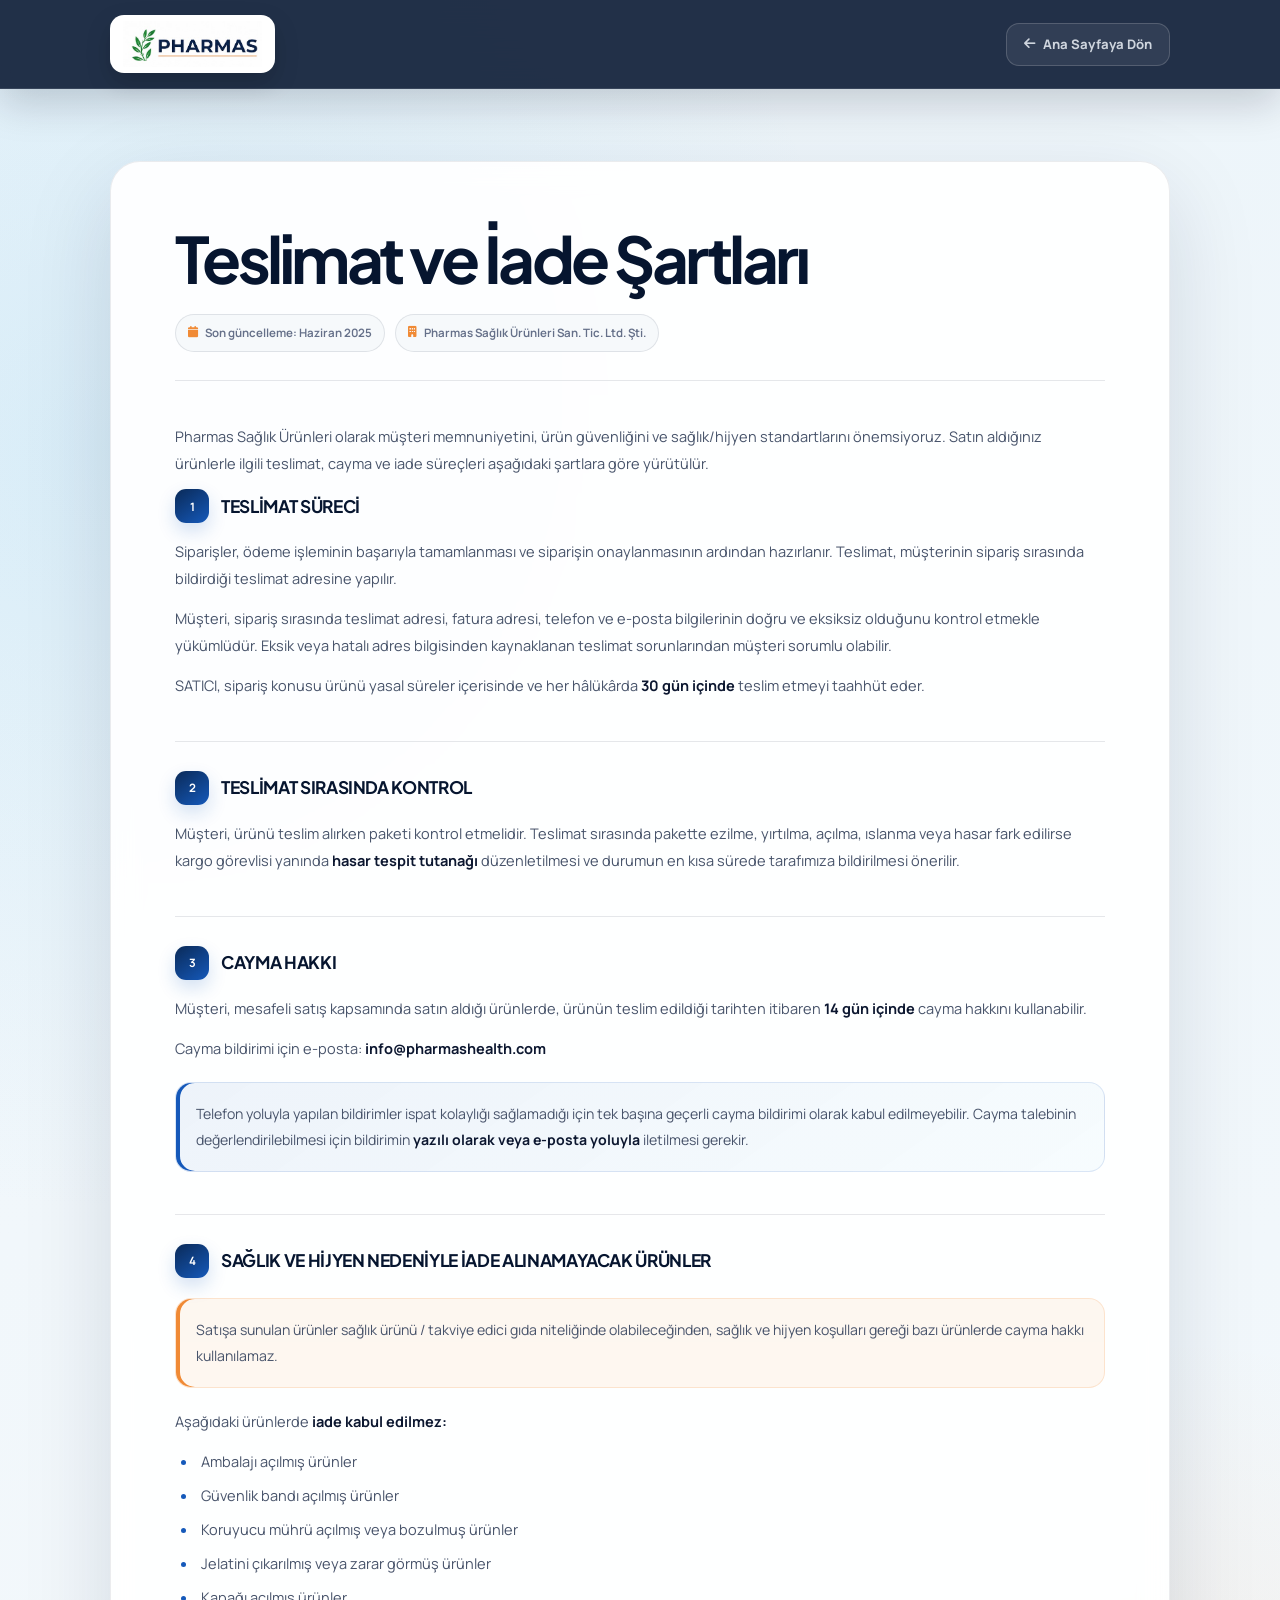
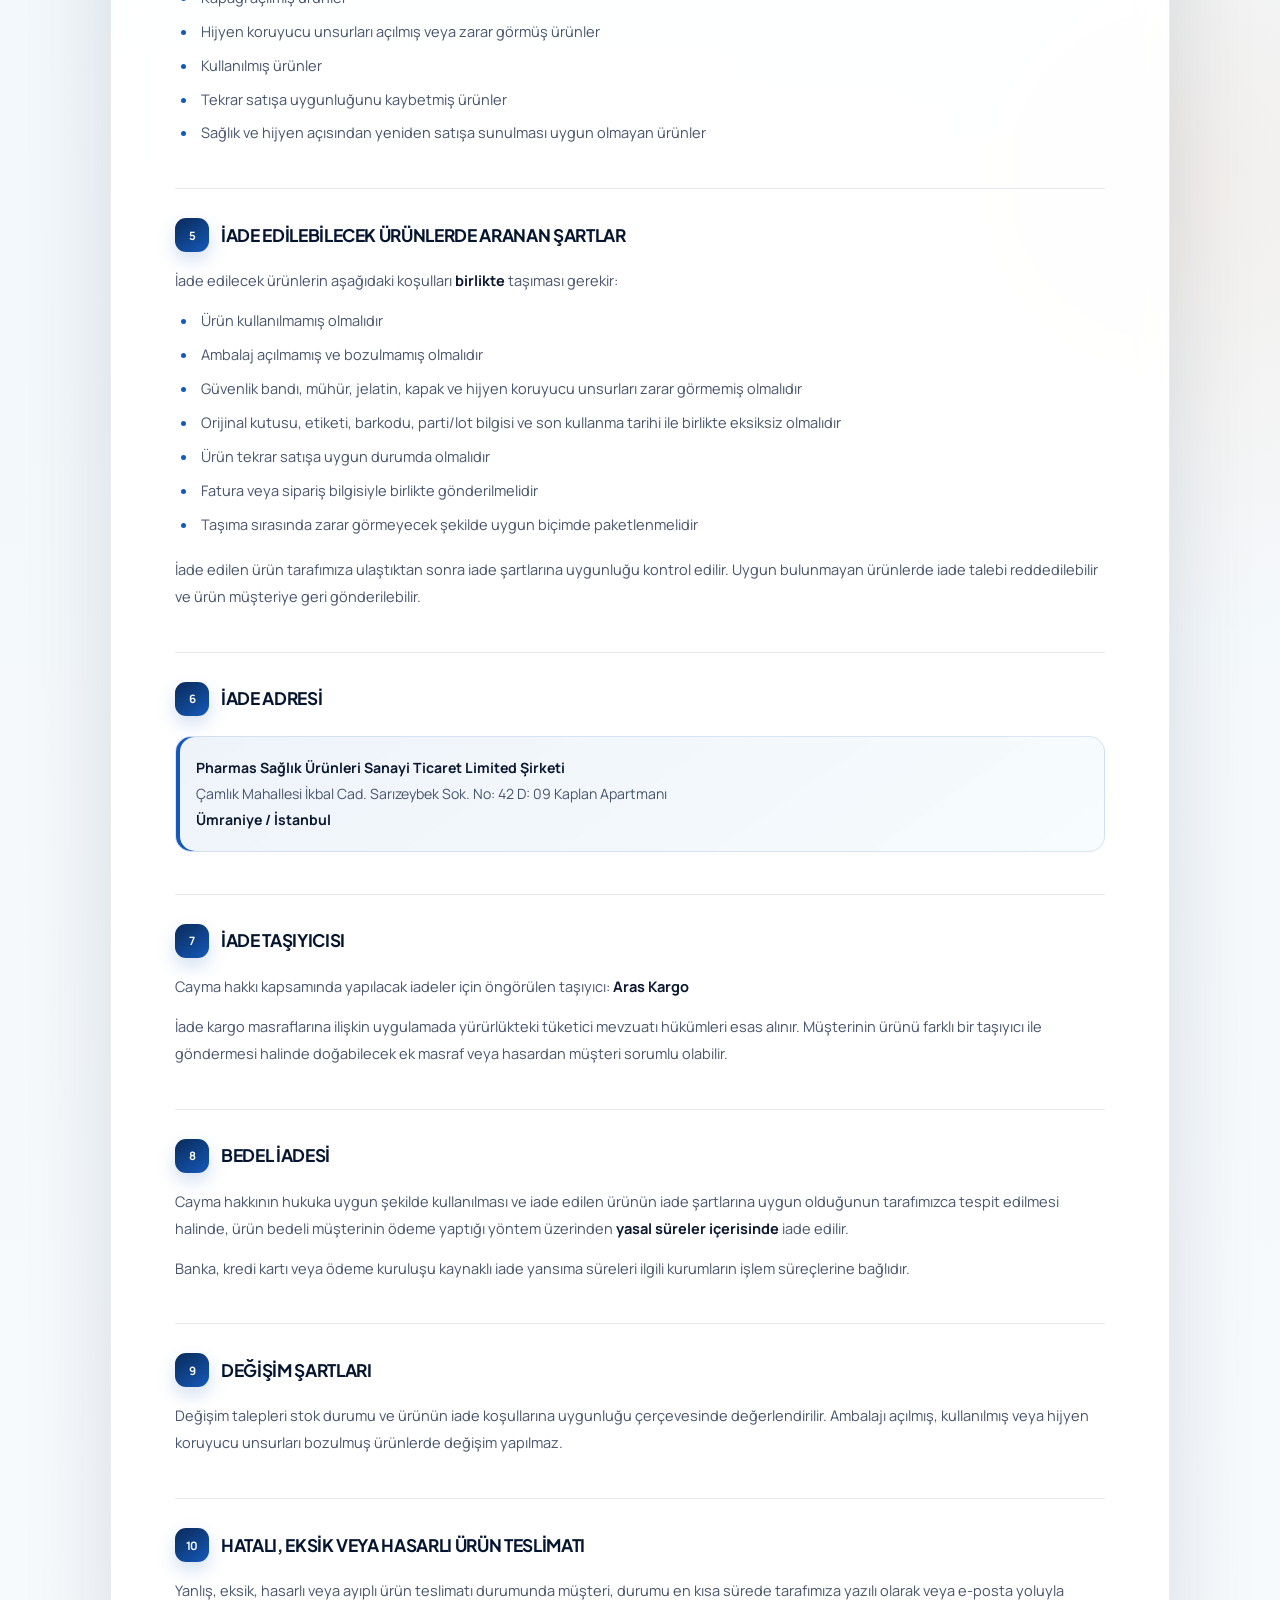
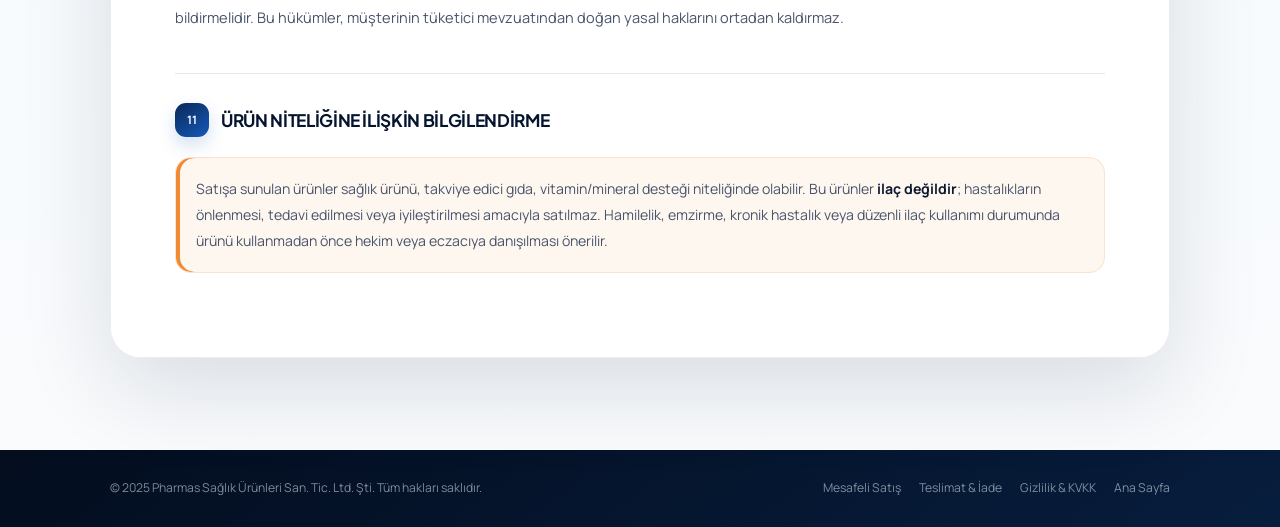
<file: teslimat-iade.html>
<!DOCTYPE html>
<html lang="tr">
<head>
  <meta charset="UTF-8" />
  <meta name="viewport" content="width=device-width, initial-scale=1.0" />
  <title>Teslimat ve İade Şartları | Pharmas Sağlık</title>
  <link rel="preconnect" href="https://fonts.googleapis.com" />
  <link rel="preconnect" href="https://fonts.gstatic.com" crossorigin />
  <link href="https://fonts.googleapis.com/css2?family=Manrope:wght@400;500;600;700;800&family=Plus+Jakarta+Sans:wght@600;700;800&display=swap" rel="stylesheet" />
  <link rel="stylesheet" href="https://cdnjs.cloudflare.com/ajax/libs/font-awesome/6.5.0/css/all.min.css" />
  <style>
:root {
  --navy: #06152f;
  --navy-2: #0a2a58;
  --blue: #1559ba;
  --orange: #f08a35;
  --green: #35a96f;
  --ink: #0c1730;
  --muted: #657089;
  --line: rgba(12, 23, 48, .10);
  --paper: #ffffff;
  --mist: #eef5fa;
  --font: 'Manrope', 'Inter', system-ui, sans-serif;
  --display: 'Plus Jakarta Sans', 'Inter', system-ui, sans-serif;
}

*, *::before, *::after { box-sizing: border-box; margin: 0; padding: 0; }
html { scroll-behavior: smooth; background: var(--navy); }
body {
  font-family: var(--font);
  color: var(--ink);
  background:
    radial-gradient(circle at 8% 12%, rgba(80,181,232,.14), transparent 22%),
    radial-gradient(circle at 92% 48%, rgba(240,138,53,.08), transparent 20%),
    linear-gradient(180deg, #edf5fa, #f9fbfd);
  line-height: 1.7;
}
img { max-width: 100%; display: block; }
a { text-decoration: none; color: inherit; }
.container { width: min(1060px, calc(100% - 38px)); margin: 0 auto; }

.legal-header {
  position: sticky;
  top: 0;
  z-index: 100;
  padding: 10px 0;
  background: rgba(6,21,47,.88);
  border-bottom: 1px solid rgba(255,255,255,.10);
  box-shadow: 0 14px 40px rgba(3,13,31,.18);
  backdrop-filter: blur(18px);
}
.legal-header .container {
  min-height: 68px;
  display: flex;
  align-items: center;
  justify-content: space-between;
  gap: 20px;
}
.legal-logo img {
  height: 58px;
  width: auto;
  padding: 6px 13px;
  border-radius: 14px;
  background: #fff;
  box-shadow: 0 10px 25px rgba(0,0,0,.18);
}
.legal-back {
  min-height: 43px;
  display: inline-flex;
  align-items: center;
  gap: 8px;
  padding: 0 17px;
  border: 1px solid rgba(255,255,255,.17);
  border-radius: 13px;
  background: rgba(255,255,255,.07);
  color: rgba(241,247,253,.82);
  font-size: .82rem;
  font-weight: 750;
  transition: transform .2s ease, background .2s ease;
}
.legal-back:hover { transform: translateY(-2px); background: rgba(255,255,255,.13); color: #fff; }

.legal-main { min-height: calc(100vh - 170px); padding: 72px 0 92px; }
.legal-card {
  padding: clamp(28px, 5vw, 66px);
  border: 1px solid rgba(12,23,48,.08);
  border-radius: 30px;
  background: rgba(255,255,255,.93);
  box-shadow: 0 30px 90px rgba(5,23,54,.13);
  backdrop-filter: blur(14px);
}
.legal-card h1,
.legal-card h2,
.legal-card h3 { font-family: var(--display); }
.legal-card h1 {
  max-width: 760px;
  color: var(--navy);
  font-size: clamp(2.1rem, 5vw, 4.25rem);
  line-height: 1;
  letter-spacing: -.055em;
}
.legal-meta {
  display: flex;
  flex-wrap: wrap;
  gap: 10px;
  margin: 24px 0 42px;
  padding-bottom: 28px;
  border-bottom: 1px solid var(--line);
}
.legal-meta span {
  display: inline-flex;
  align-items: center;
  gap: 7px;
  padding: 8px 12px;
  border: 1px solid var(--line);
  border-radius: 999px;
  background: #f6f9fb;
  color: var(--muted);
  font-size: .72rem;
  font-weight: 650;
}
.legal-meta i { color: var(--orange); }
.legal-card h2 {
  display: flex;
  align-items: center;
  gap: 12px;
  margin: 42px 0 15px;
  padding-top: 29px;
  border-top: 1px solid var(--line);
  color: var(--navy);
  font-size: 1.08rem;
  letter-spacing: -.02em;
}
.legal-card h2:first-of-type { margin-top: 0; padding-top: 0; border-top: 0; }
.h2-num {
  flex: 0 0 34px;
  width: 34px;
  height: 34px;
  display: grid;
  place-items: center;
  border-radius: 11px;
  background: linear-gradient(145deg, var(--navy-2), var(--blue));
  color: #fff;
  font-family: var(--font);
  font-size: .72rem;
  box-shadow: 0 8px 18px rgba(21,89,186,.19);
}
.legal-card h3 { margin: 22px 0 9px; color: var(--ink); font-size: .98rem; }
.legal-card p,
.legal-card li { color: #48546b; font-size: .91rem; line-height: 1.85; }
.legal-card p { margin-bottom: 13px; }
.legal-card ul,
.legal-card ol { margin: 10px 0 18px 23px; }
.legal-card li { margin-bottom: 7px; padding-left: 3px; }
.legal-card li::marker { color: var(--blue); }
.legal-card strong { color: var(--ink); }
.info-box,
.warn-box {
  margin: 20px 0;
  padding: 18px 20px;
  border-radius: 16px;
}
.info-box {
  border: 1px solid rgba(21,89,186,.13);
  background: linear-gradient(145deg, rgba(21,89,186,.07), rgba(79,183,232,.045));
  box-shadow: inset 4px 0 var(--blue);
}
.warn-box {
  border: 1px solid rgba(240,138,53,.18);
  background: rgba(240,138,53,.07);
  box-shadow: inset 4px 0 var(--orange);
}
.info-box p,
.warn-box p { margin: 0; font-size: .88rem; }
.legal-table {
  width: 100%;
  margin: 20px 0;
  border-collapse: separate;
  border-spacing: 0;
  border: 1px solid var(--line);
  border-radius: 16px;
  overflow: hidden;
  font-size: .86rem;
}
.legal-table th {
  padding: 13px 16px;
  background: var(--navy);
  color: #fff;
  text-align: left;
}
.legal-table td {
  padding: 13px 16px;
  border-bottom: 1px solid var(--line);
  color: #4e5a70;
  background: #fff;
}
.legal-table tr:nth-child(even) td { background: #f6f9fb; }
.legal-table tr:last-child td { border-bottom: 0; }

.legal-footer {
  padding: 28px 0;
  background: linear-gradient(145deg, #030d1e, #071d3d);
}
.legal-footer .container {
  display: flex;
  align-items: center;
  justify-content: space-between;
  flex-wrap: wrap;
  gap: 18px;
}
.legal-footer p,
.legal-footer-links a { color: rgba(226,238,249,.55); font-size: .76rem; }
.legal-footer-links { display: flex; flex-wrap: wrap; gap: 18px; }
.legal-footer-links a:hover { color: #fff; }

@media (max-width: 680px) {
  .container { width: min(100% - 24px, 1060px); }
  .legal-header .container { min-height: 60px; }
  .legal-logo img { height: 50px; }
  .legal-back { padding: 0 13px; font-size: .72rem; }
  .legal-main { padding: 34px 0 60px; }
  .legal-card { border-radius: 22px; }
  .legal-card h1 { font-size: 2.25rem; }
  .legal-meta { display: grid; }
  .legal-table { display: block; overflow-x: auto; }
  .legal-footer .container { flex-direction: column; text-align: center; }
  .legal-footer-links { justify-content: center; }
}

  </style>
</head>
<body>

  <header class="legal-header">
    <div class="container">
      <a href="index.html" class="legal-logo">
        <img src="[data-uri]" alt="Pharmas Sağlık" />
      </a>
      <a href="index.html" class="legal-back"><i class="fa-solid fa-arrow-left"></i> Ana Sayfaya Dön</a>
    </div>
  </header>

  <main class="legal-main">
    <div class="container">
      <div class="legal-card">

        <h1>Teslimat ve İade Şartları</h1>
        <div class="legal-meta">
          <span><i class="fa-solid fa-calendar"></i> Son güncelleme: Haziran 2025</span>
          <span><i class="fa-solid fa-building"></i> Pharmas Sağlık Ürünleri San. Tic. Ltd. Şti.</span>
        </div>

        <p>Pharmas Sağlık Ürünleri olarak müşteri memnuniyetini, ürün güvenliğini ve sağlık/hijyen standartlarını önemsiyoruz. Satın aldığınız ürünlerle ilgili teslimat, cayma ve iade süreçleri aşağıdaki şartlara göre yürütülür.</p>

        <h2><span class="h2-num">1</span> TESLİMAT SÜRECİ</h2>
        <p>Siparişler, ödeme işleminin başarıyla tamamlanması ve siparişin onaylanmasının ardından hazırlanır. Teslimat, müşterinin sipariş sırasında bildirdiği teslimat adresine yapılır.</p>
        <p>Müşteri, sipariş sırasında teslimat adresi, fatura adresi, telefon ve e-posta bilgilerinin doğru ve eksiksiz olduğunu kontrol etmekle yükümlüdür. Eksik veya hatalı adres bilgisinden kaynaklanan teslimat sorunlarından müşteri sorumlu olabilir.</p>
        <p>SATICI, sipariş konusu ürünü yasal süreler içerisinde ve her hâlükârda <strong>30 gün içinde</strong> teslim etmeyi taahhüt eder.</p>

        <h2><span class="h2-num">2</span> TESLİMAT SIRASINDA KONTROL</h2>
        <p>Müşteri, ürünü teslim alırken paketi kontrol etmelidir. Teslimat sırasında pakette ezilme, yırtılma, açılma, ıslanma veya hasar fark edilirse kargo görevlisi yanında <strong>hasar tespit tutanağı</strong> düzenletilmesi ve durumun en kısa sürede tarafımıza bildirilmesi önerilir.</p>

        <h2><span class="h2-num">3</span> CAYMA HAKKI</h2>
        <p>Müşteri, mesafeli satış kapsamında satın aldığı ürünlerde, ürünün teslim edildiği tarihten itibaren <strong>14 gün içinde</strong> cayma hakkını kullanabilir.</p>
        <p>Cayma bildirimi için e-posta: <strong>info@pharmashealth.com</strong></p>
        <div class="info-box">
          <p>Telefon yoluyla yapılan bildirimler ispat kolaylığı sağlamadığı için tek başına geçerli cayma bildirimi olarak kabul edilmeyebilir. Cayma talebinin değerlendirilebilmesi için bildirimin <strong>yazılı olarak veya e-posta yoluyla</strong> iletilmesi gerekir.</p>
        </div>

        <h2><span class="h2-num">4</span> SAĞLIK VE HİJYEN NEDENİYLE İADE ALINAMAYACAK ÜRÜNLER</h2>
        <div class="warn-box">
          <p>Satışa sunulan ürünler sağlık ürünü / takviye edici gıda niteliğinde olabileceğinden, sağlık ve hijyen koşulları gereği bazı ürünlerde cayma hakkı kullanılamaz.</p>
        </div>
        <p>Aşağıdaki ürünlerde <strong>iade kabul edilmez:</strong></p>
        <ul>
          <li>Ambalajı açılmış ürünler</li>
          <li>Güvenlik bandı açılmış ürünler</li>
          <li>Koruyucu mührü açılmış veya bozulmuş ürünler</li>
          <li>Jelatini çıkarılmış veya zarar görmüş ürünler</li>
          <li>Kapağı açılmış ürünler</li>
          <li>Hijyen koruyucu unsurları açılmış veya zarar görmüş ürünler</li>
          <li>Kullanılmış ürünler</li>
          <li>Tekrar satışa uygunluğunu kaybetmiş ürünler</li>
          <li>Sağlık ve hijyen açısından yeniden satışa sunulması uygun olmayan ürünler</li>
        </ul>

        <h2><span class="h2-num">5</span> İADE EDİLEBİLECEK ÜRÜNLERDE ARANAN ŞARTLAR</h2>
        <p>İade edilecek ürünlerin aşağıdaki koşulları <strong>birlikte</strong> taşıması gerekir:</p>
        <ul>
          <li>Ürün kullanılmamış olmalıdır</li>
          <li>Ambalaj açılmamış ve bozulmamış olmalıdır</li>
          <li>Güvenlik bandı, mühür, jelatin, kapak ve hijyen koruyucu unsurları zarar görmemiş olmalıdır</li>
          <li>Orijinal kutusu, etiketi, barkodu, parti/lot bilgisi ve son kullanma tarihi ile birlikte eksiksiz olmalıdır</li>
          <li>Ürün tekrar satışa uygun durumda olmalıdır</li>
          <li>Fatura veya sipariş bilgisiyle birlikte gönderilmelidir</li>
          <li>Taşıma sırasında zarar görmeyecek şekilde uygun biçimde paketlenmelidir</li>
        </ul>
        <p>İade edilen ürün tarafımıza ulaştıktan sonra iade şartlarına uygunluğu kontrol edilir. Uygun bulunmayan ürünlerde iade talebi reddedilebilir ve ürün müşteriye geri gönderilebilir.</p>

        <h2><span class="h2-num">6</span> İADE ADRESİ</h2>
        <div class="info-box">
          <p><strong>Pharmas Sağlık Ürünleri Sanayi Ticaret Limited Şirketi</strong><br />
          Çamlık Mahallesi İkbal Cad. Sarızeybek Sok. No: 42 D: 09 Kaplan Apartmanı<br />
          <strong>Ümraniye / İstanbul</strong></p>
        </div>

        <h2><span class="h2-num">7</span> İADE TAŞIYICISI</h2>
        <p>Cayma hakkı kapsamında yapılacak iadeler için öngörülen taşıyıcı: <strong>Aras Kargo</strong></p>
        <p>İade kargo masraflarına ilişkin uygulamada yürürlükteki tüketici mevzuatı hükümleri esas alınır. Müşterinin ürünü farklı bir taşıyıcı ile göndermesi halinde doğabilecek ek masraf veya hasardan müşteri sorumlu olabilir.</p>

        <h2><span class="h2-num">8</span> BEDEL İADESİ</h2>
        <p>Cayma hakkının hukuka uygun şekilde kullanılması ve iade edilen ürünün iade şartlarına uygun olduğunun tarafımızca tespit edilmesi halinde, ürün bedeli müşterinin ödeme yaptığı yöntem üzerinden <strong>yasal süreler içerisinde</strong> iade edilir.</p>
        <p>Banka, kredi kartı veya ödeme kuruluşu kaynaklı iade yansıma süreleri ilgili kurumların işlem süreçlerine bağlıdır.</p>

        <h2><span class="h2-num">9</span> DEĞİŞİM ŞARTLARI</h2>
        <p>Değişim talepleri stok durumu ve ürünün iade koşullarına uygunluğu çerçevesinde değerlendirilir. Ambalajı açılmış, kullanılmış veya hijyen koruyucu unsurları bozulmuş ürünlerde değişim yapılmaz.</p>

        <h2><span class="h2-num">10</span> HATALI, EKSİK VEYA HASARLI ÜRÜN TESLİMATI</h2>
        <p>Yanlış, eksik, hasarlı veya ayıplı ürün teslimatı durumunda müşteri, durumu en kısa sürede tarafımıza yazılı olarak veya e-posta yoluyla bildirmelidir. Bu hükümler, müşterinin tüketici mevzuatından doğan yasal haklarını ortadan kaldırmaz.</p>

        <h2><span class="h2-num">11</span> ÜRÜN NİTELİĞİNE İLİŞKİN BİLGİLENDİRME</h2>
        <div class="warn-box">
          <p>Satışa sunulan ürünler sağlık ürünü, takviye edici gıda, vitamin/mineral desteği niteliğinde olabilir. Bu ürünler <strong>ilaç değildir</strong>; hastalıkların önlenmesi, tedavi edilmesi veya iyileştirilmesi amacıyla satılmaz. Hamilelik, emzirme, kronik hastalık veya düzenli ilaç kullanımı durumunda ürünü kullanmadan önce hekim veya eczacıya danışılması önerilir.</p>
        </div>

      </div>
    </div>
  </main>

  <footer class="legal-footer">
    <div class="container">
      <p>&copy; 2025 Pharmas Sağlık Ürünleri San. Tic. Ltd. Şti. Tüm hakları saklıdır.</p>
      <div class="legal-footer-links">
        <a href="mesafeli-satis-sozlesmesi.html">Mesafeli Satış</a>
        <a href="teslimat-iade.html">Teslimat &amp; İade</a>
        <a href="gizlilik-kvkk.html">Gizlilik &amp; KVKK</a>
        <a href="index.html">Ana Sayfa</a>
      </div>
    </div>
  </footer>

</body>
</html>
</file>
